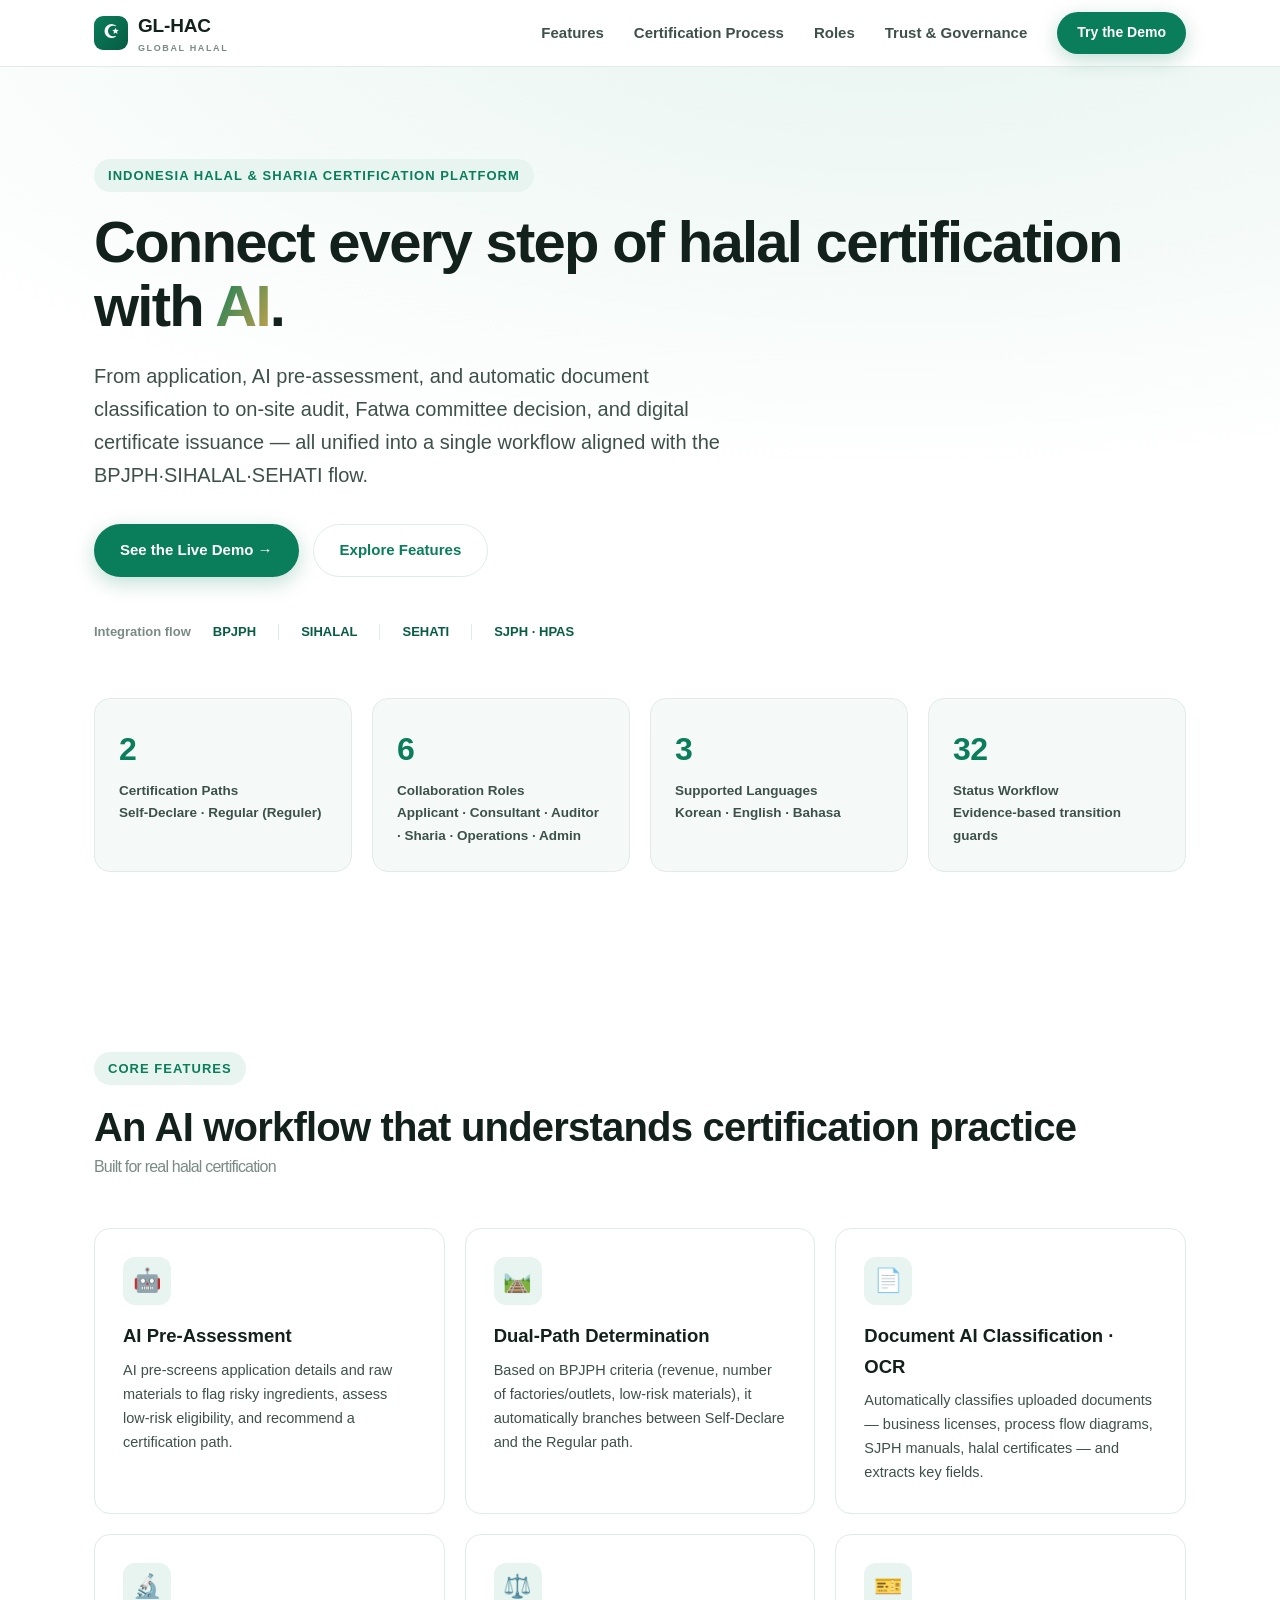
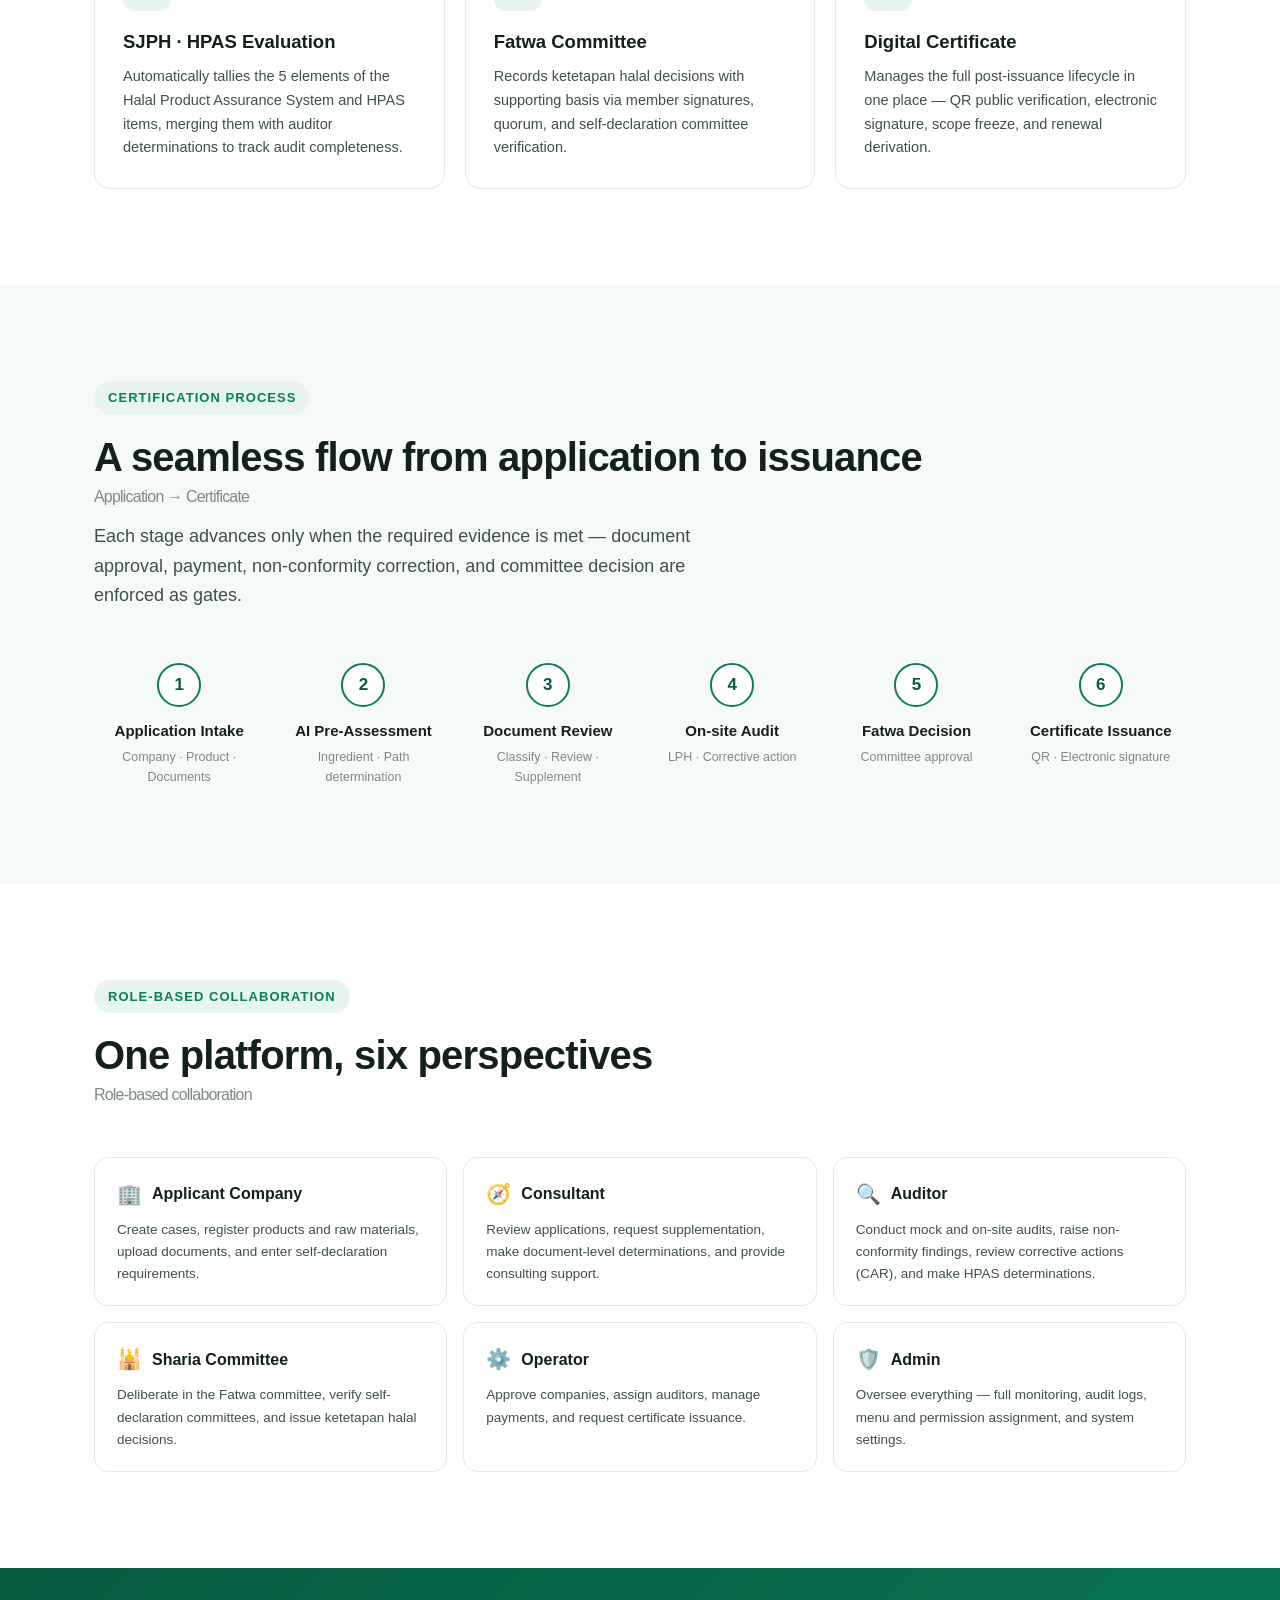
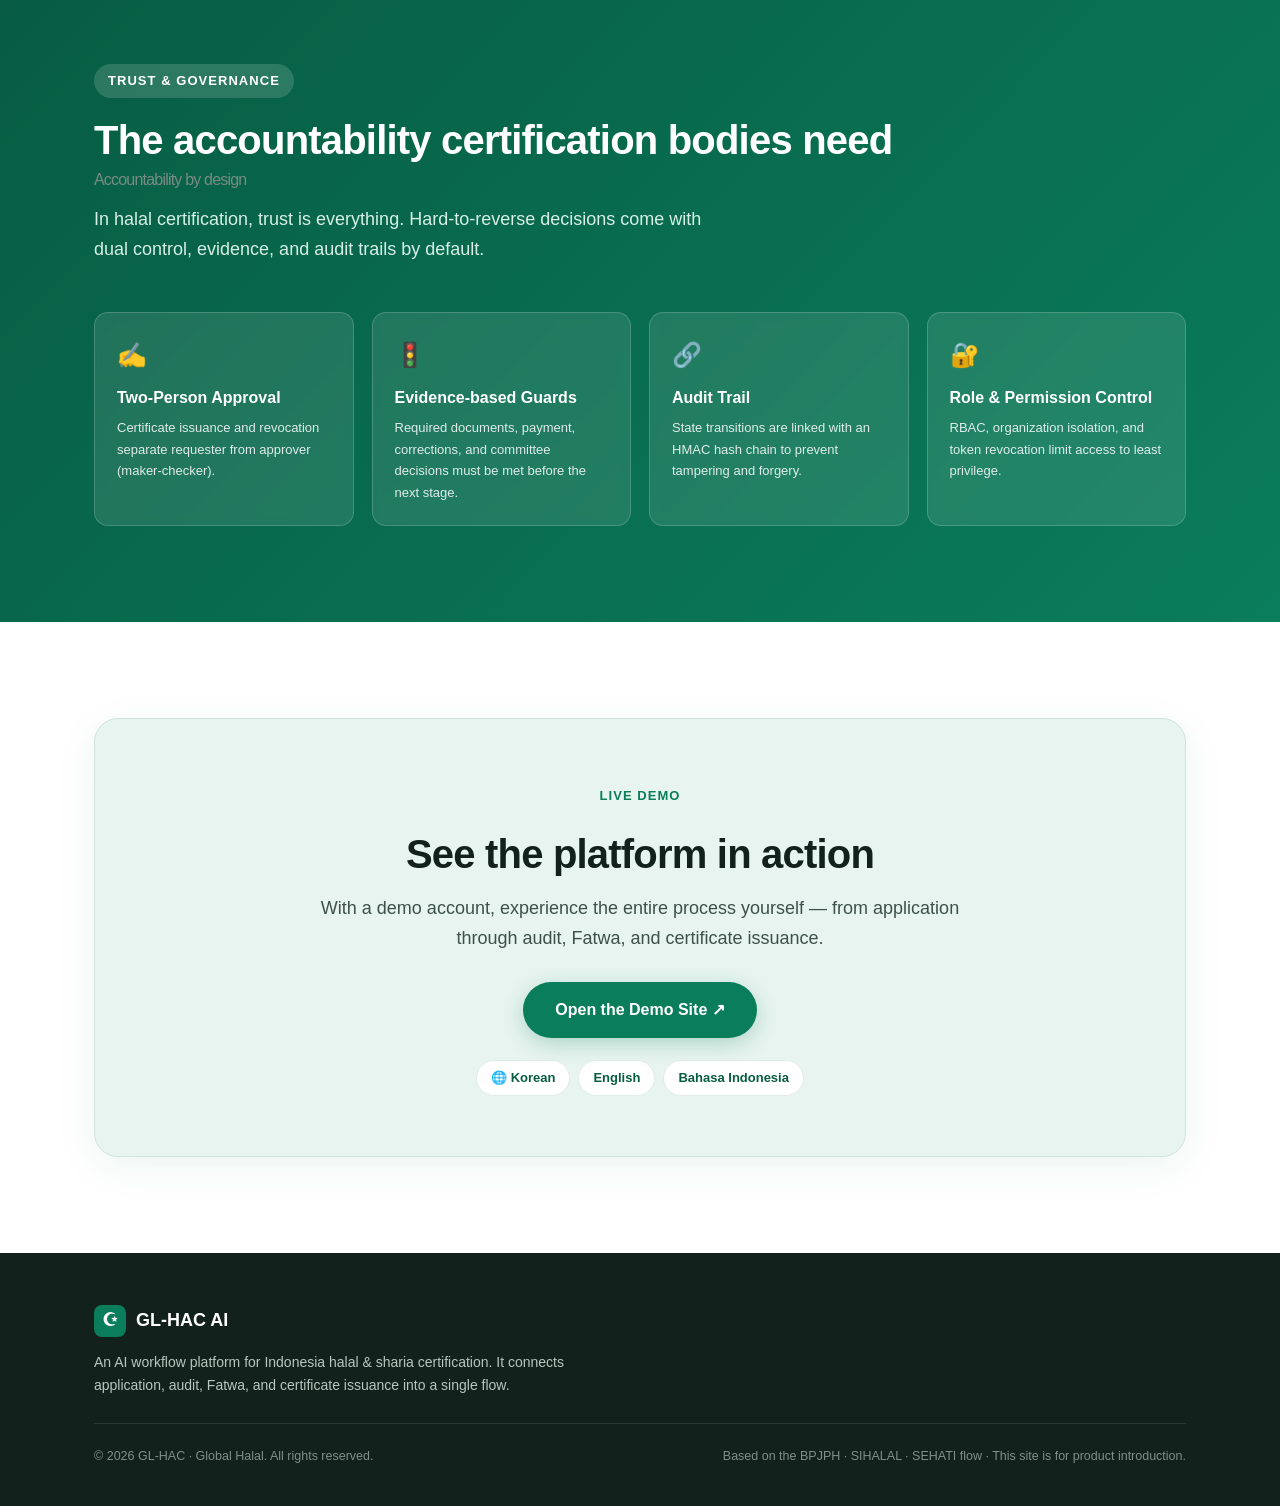
<file: marketing/index.html>
<!DOCTYPE html>
<html lang="en">
<head>
<meta charset="UTF-8">
<meta name="viewport" content="width=device-width, initial-scale=1.0">
<title>GL-HAC AI · Indonesia Halal &amp; Sharia Certification Platform</title>
<meta name="description" content="GL-HAC AI — From AI pre-assessment to Fatwa committee decision and digital certificate issuance. Indonesia halal certification SaaS aligned with the BPJPH·SIHALAL·SEHATI flow.">
<style>
  :root{
    --green:#0a7d5a; --green-d:#075c42; --green-l:#e7f4ef;
    --gold:#c8a24a; --ink:#12211b; --ink2:#3d514a; --ink3:#7a8b84;
    --line:#e2ebe7; --bg:#ffffff; --bg2:#f5faf8; --radius:16px;
    --shadow:0 10px 40px rgba(10,125,90,.08);
  }
  *{margin:0;padding:0;box-sizing:border-box}
  html{scroll-behavior:smooth}
  body{font-family:-apple-system,BlinkMacSystemFont,"Segoe UI",Roboto,"Noto Sans KR",sans-serif;
    color:var(--ink);background:var(--bg);line-height:1.65;-webkit-font-smoothing:antialiased}
  a{text-decoration:none;color:inherit}
  .wrap{max-width:1140px;margin:0 auto;padding:0 24px}
  .btn{display:inline-flex;align-items:center;gap:8px;padding:13px 26px;border-radius:999px;
    font-weight:700;font-size:15px;cursor:pointer;transition:.2s;border:none}
  .btn.pri{background:var(--green);color:#fff;box-shadow:0 6px 20px rgba(10,125,90,.25)}
  .btn.pri:hover{background:var(--green-d);transform:translateY(-2px)}
  .btn.ghost{background:#fff;color:var(--green);border:1.5px solid var(--line)}
  .btn.ghost:hover{border-color:var(--green);background:var(--green-l)}
  .en{color:var(--ink3);font-weight:500}
  .eyebrow{display:inline-block;font-size:13px;font-weight:800;letter-spacing:.08em;
    text-transform:uppercase;color:var(--green);background:var(--green-l);
    padding:6px 14px;border-radius:999px;margin-bottom:18px}
  section{padding:96px 0}
  h2{font-size:clamp(28px,4vw,40px);font-weight:800;letter-spacing:-.02em;line-height:1.2}
  h2 .en{display:block;font-size:16px;margin-top:6px}
  .lead{font-size:18px;color:var(--ink2);max-width:640px;margin-top:16px}

  /* ── Nav ── */
  header{position:sticky;top:0;z-index:50;background:rgba(255,255,255,.85);
    backdrop-filter:saturate(180%) blur(12px);border-bottom:1px solid var(--line)}
  nav{display:flex;align-items:center;justify-content:space-between;height:66px}
  .brand{display:flex;align-items:center;gap:10px;font-weight:800;font-size:19px;letter-spacing:-.01em}
  .brand .shield{width:34px;height:34px;border-radius:9px;background:linear-gradient(135deg,var(--green),var(--green-d));
    color:#fff;display:grid;place-items:center;font-size:18px}
  .brand small{display:block;font-size:9px;font-weight:700;letter-spacing:.18em;color:var(--ink3)}
  .navlinks{display:flex;gap:30px;align-items:center;font-size:15px;font-weight:600;color:var(--ink2)}
  .navlinks a:hover{color:var(--green)}
  @media(max-width:820px){.navlinks{display:none}}

  /* ── Hero ── */
  .hero{background:radial-gradient(1200px 500px at 70% -10%,var(--green-l),transparent),var(--bg);
    padding:92px 0 84px;position:relative;overflow:hidden}
  .hero h1{font-size:clamp(34px,5.6vw,58px);font-weight:850;letter-spacing:-.03em;line-height:1.1}
  .hero h1 .hl{background:linear-gradient(120deg,var(--green),var(--gold));
    -webkit-background-clip:text;background-clip:text;-webkit-text-fill-color:transparent}
  .hero .lead{font-size:20px;margin:22px 0 32px}
  .hero-cta{display:flex;gap:14px;flex-wrap:wrap}
  .trust{display:flex;gap:22px;flex-wrap:wrap;margin-top:44px;align-items:center;color:var(--ink3);font-size:13px;font-weight:700}
  .trust b{color:var(--green-d)}
  .trust .sep{width:1px;height:16px;background:var(--line)}

  /* ── Stat strip ── */
  .stats{display:grid;grid-template-columns:repeat(4,1fr);gap:20px;margin-top:56px}
  .stat{background:var(--bg2);border:1px solid var(--line);border-radius:var(--radius);padding:24px}
  .stat .n{font-size:32px;font-weight:850;color:var(--green);letter-spacing:-.02em}
  .stat .l{font-size:13.5px;color:var(--ink2);margin-top:4px;font-weight:600}
  @media(max-width:720px){.stats{grid-template-columns:repeat(2,1fr)}}

  /* ── Feature grid ── */
  .grid3{display:grid;grid-template-columns:repeat(3,1fr);gap:20px;margin-top:52px}
  @media(max-width:900px){.grid3{grid-template-columns:1fr 1fr}}
  @media(max-width:620px){.grid3{grid-template-columns:1fr}}
  .card{background:#fff;border:1px solid var(--line);border-radius:var(--radius);padding:28px;
    transition:.22s;box-shadow:0 1px 2px rgba(0,0,0,.02)}
  .card:hover{box-shadow:var(--shadow);transform:translateY(-4px);border-color:#cfe4dc}
  .card .ic{width:48px;height:48px;border-radius:12px;background:var(--green-l);color:var(--green-d);
    display:grid;place-items:center;font-size:23px;margin-bottom:16px}
  .card h3{font-size:18.5px;font-weight:750;margin-bottom:7px}
  .card p{font-size:14.5px;color:var(--ink2)}

  /* ── Process ── */
  .proc{background:var(--bg2)}
  .steps{display:grid;grid-template-columns:repeat(6,1fr);gap:14px;margin-top:52px}
  @media(max-width:900px){.steps{grid-template-columns:repeat(3,1fr)}}
  @media(max-width:560px){.steps{grid-template-columns:1fr 1fr}}
  .step{text-align:center;position:relative}
  .step .num{width:44px;height:44px;margin:0 auto 12px;border-radius:50%;
    background:#fff;border:2px solid var(--green);color:var(--green-d);
    display:grid;place-items:center;font-weight:850;font-size:17px}
  .step h4{font-size:15px;font-weight:750}
  .step p{font-size:12.5px;color:var(--ink3);margin-top:3px}

  /* ── Roles ── */
  .roles{display:grid;grid-template-columns:repeat(3,1fr);gap:16px;margin-top:52px}
  @media(max-width:820px){.roles{grid-template-columns:1fr 1fr}}
  @media(max-width:520px){.roles{grid-template-columns:1fr}}
  .role{border:1px solid var(--line);border-radius:14px;padding:20px 22px;background:#fff}
  .role .rt{display:flex;align-items:center;gap:10px;font-weight:750;font-size:16px}
  .role .rt span{font-size:20px}
  .role p{font-size:13.5px;color:var(--ink2);margin-top:8px}

  /* ── Governance ── */
  .gov{background:linear-gradient(135deg,var(--green-d),var(--green));color:#fff}
  .gov h2,.gov .lead{color:#fff}
  .gov .lead{color:#d7efe6;opacity:.92}
  .gov-grid{display:grid;grid-template-columns:repeat(4,1fr);gap:18px;margin-top:48px}
  @media(max-width:820px){.gov-grid{grid-template-columns:1fr 1fr}}
  .gov-item{background:rgba(255,255,255,.1);border:1px solid rgba(255,255,255,.18);
    border-radius:14px;padding:22px;backdrop-filter:blur(4px)}
  .gov-item .ic{font-size:24px;margin-bottom:10px}
  .gov-item h4{font-size:16px;font-weight:750}
  .gov-item p{font-size:13px;opacity:.86;margin-top:6px}

  /* ── CTA ── */
  .cta{text-align:center}
  .cta .box{background:var(--green-l);border:1px solid #cfe4dc;border-radius:24px;
    padding:60px 32px;box-shadow:var(--shadow)}
  .langpills{display:flex;gap:8px;justify-content:center;margin-top:22px;flex-wrap:wrap}
  .langpills span{font-size:13px;font-weight:700;color:var(--green-d);
    background:#fff;border:1px solid var(--line);padding:6px 14px;border-radius:999px}

  /* ── Footer ── */
  footer{background:var(--ink);color:#b7c7c0;padding:52px 0 40px;font-size:14px}
  footer .fbrand{display:flex;align-items:center;gap:10px;font-weight:800;color:#fff;font-size:18px;margin-bottom:14px}
  footer .fbrand .shield{width:32px;height:32px;border-radius:8px;background:var(--green);
    color:#fff;display:grid;place-items:center}
  footer a:hover{color:#fff}
  .fnote{margin-top:26px;padding-top:22px;border-top:1px solid rgba(255,255,255,.1);
    font-size:12.5px;color:#7f9089;display:flex;justify-content:space-between;flex-wrap:wrap;gap:10px}

  /* reveal */
  .reveal{opacity:0;transform:translateY(24px);transition:opacity .7s cubic-bezier(.2,.7,.2,1),transform .7s cubic-bezier(.2,.7,.2,1)}
  .reveal.in{opacity:1;transform:none}
</style>
</head>
<body>

<header>
  <nav class="wrap">
    <div class="brand"><span class="shield">☪</span><span>GL-HAC<small>GLOBAL HALAL</small></span></div>
    <div class="navlinks">
      <a href="#features">Features</a>
      <a href="#process">Certification Process</a>
      <a href="#roles">Roles</a>
      <a href="#governance">Trust &amp; Governance</a>
      <a href="#demo" class="btn pri" style="padding:9px 20px;font-size:14px">Try the Demo</a>
    </div>
  </nav>
</header>

<!-- Hero -->
<section class="hero">
  <div class="wrap">
    <span class="eyebrow reveal">Indonesia Halal &amp; Sharia Certification Platform</span>
    <h1 class="reveal">Connect every step of halal certification<br>with <span class="hl">AI</span>.</h1>
    <p class="lead reveal">From application, AI pre-assessment, and automatic document classification to on-site audit,
      Fatwa committee decision, and digital certificate issuance —
      all unified into a single workflow aligned with the BPJPH·SIHALAL·SEHATI flow.</p>
    <div class="hero-cta reveal">
      <a href="#demo" class="btn pri">See the Live Demo →</a>
      <a href="#features" class="btn ghost">Explore Features</a>
    </div>
    <div class="trust reveal">
      <span>Integration flow</span>
      <b>BPJPH</b><span class="sep"></span><b>SIHALAL</b><span class="sep"></span><b>SEHATI</b>
      <span class="sep"></span><b>SJPH · HPAS</b>
    </div>
    <div class="stats reveal">
      <div class="stat"><div class="n">2</div><div class="l">Certification Paths<br>Self-Declare · Regular (Reguler)</div></div>
      <div class="stat"><div class="n">6</div><div class="l">Collaboration Roles<br>Applicant · Consultant · Auditor · Sharia · Operations · Admin</div></div>
      <div class="stat"><div class="n">3</div><div class="l">Supported Languages<br>Korean · English · Bahasa</div></div>
      <div class="stat"><div class="n">32</div><div class="l">Status Workflow<br>Evidence-based transition guards</div></div>
    </div>
  </div>
</section>

<!-- Features -->
<section id="features">
  <div class="wrap">
    <span class="eyebrow reveal">Core Features</span>
    <h2 class="reveal">An AI workflow that understands certification practice <span class="en">Built for real halal certification</span></h2>
    <div class="grid3">
      <div class="card reveal"><div class="ic">🤖</div><h3>AI Pre-Assessment</h3>
        <p>AI pre-screens application details and raw materials to flag risky ingredients, assess low-risk eligibility, and recommend a certification path.</p></div>
      <div class="card reveal"><div class="ic">🛤️</div><h3>Dual-Path Determination</h3>
        <p>Based on BPJPH criteria (revenue, number of factories/outlets, low-risk materials), it automatically branches between Self-Declare and the Regular path.</p></div>
      <div class="card reveal"><div class="ic">📄</div><h3>Document AI Classification · OCR</h3>
        <p>Automatically classifies uploaded documents — business licenses, process flow diagrams, SJPH manuals, halal certificates — and extracts key fields.</p></div>
      <div class="card reveal"><div class="ic">🔬</div><h3>SJPH · HPAS Evaluation</h3>
        <p>Automatically tallies the 5 elements of the Halal Product Assurance System and HPAS items, merging them with auditor determinations to track audit completeness.</p></div>
      <div class="card reveal"><div class="ic">⚖️</div><h3>Fatwa Committee</h3>
        <p>Records ketetapan halal decisions with supporting basis via member signatures, quorum, and self-declaration committee verification.</p></div>
      <div class="card reveal"><div class="ic">🎫</div><h3>Digital Certificate</h3>
        <p>Manages the full post-issuance lifecycle in one place — QR public verification, electronic signature, scope freeze, and renewal derivation.</p></div>
    </div>
  </div>
</section>

<!-- Process -->
<section id="process" class="proc">
  <div class="wrap">
    <span class="eyebrow reveal">Certification Process</span>
    <h2 class="reveal">A seamless flow from application to issuance <span class="en">Application → Certificate</span></h2>
    <p class="lead reveal">Each stage advances only when the required evidence is met — document approval, payment, non-conformity correction, and committee decision are enforced as gates.</p>
    <div class="steps">
      <div class="step reveal"><div class="num">1</div><h4>Application Intake</h4><p>Company · Product · Documents</p></div>
      <div class="step reveal"><div class="num">2</div><h4>AI Pre-Assessment</h4><p>Ingredient · Path determination</p></div>
      <div class="step reveal"><div class="num">3</div><h4>Document Review</h4><p>Classify · Review · Supplement</p></div>
      <div class="step reveal"><div class="num">4</div><h4>On-site Audit</h4><p>LPH · Corrective action</p></div>
      <div class="step reveal"><div class="num">5</div><h4>Fatwa Decision</h4><p>Committee approval</p></div>
      <div class="step reveal"><div class="num">6</div><h4>Certificate Issuance</h4><p>QR · Electronic signature</p></div>
    </div>
  </div>
</section>

<!-- Roles -->
<section id="roles">
  <div class="wrap">
    <span class="eyebrow reveal">Role-based Collaboration</span>
    <h2 class="reveal">One platform, six perspectives <span class="en">Role-based collaboration</span></h2>
    <div class="roles">
      <div class="role reveal"><div class="rt"><span>🏢</span>Applicant Company</div><p>Create cases, register products and raw materials, upload documents, and enter self-declaration requirements.</p></div>
      <div class="role reveal"><div class="rt"><span>🧭</span>Consultant</div><p>Review applications, request supplementation, make document-level determinations, and provide consulting support.</p></div>
      <div class="role reveal"><div class="rt"><span>🔍</span>Auditor</div><p>Conduct mock and on-site audits, raise non-conformity findings, review corrective actions (CAR), and make HPAS determinations.</p></div>
      <div class="role reveal"><div class="rt"><span>🕌</span>Sharia Committee</div><p>Deliberate in the Fatwa committee, verify self-declaration committees, and issue ketetapan halal decisions.</p></div>
      <div class="role reveal"><div class="rt"><span>⚙️</span>Operator</div><p>Approve companies, assign auditors, manage payments, and request certificate issuance.</p></div>
      <div class="role reveal"><div class="rt"><span>🛡️</span>Admin</div><p>Oversee everything — full monitoring, audit logs, menu and permission assignment, and system settings.</p></div>
    </div>
  </div>
</section>

<!-- Governance -->
<section id="governance" class="gov">
  <div class="wrap">
    <span class="eyebrow reveal" style="background:rgba(255,255,255,.15);color:#fff">Trust &amp; Governance</span>
    <h2 class="reveal">The accountability certification bodies need <span class="en">Accountability by design</span></h2>
    <p class="lead reveal">In halal certification, trust is everything. Hard-to-reverse decisions come with dual control, evidence, and audit trails by default.</p>
    <div class="gov-grid">
      <div class="gov-item reveal"><div class="ic">✍️</div><h4>Two-Person Approval</h4><p>Certificate issuance and revocation separate requester from approver (maker-checker).</p></div>
      <div class="gov-item reveal"><div class="ic">🚦</div><h4>Evidence-based Guards</h4><p>Required documents, payment, corrections, and committee decisions must be met before the next stage.</p></div>
      <div class="gov-item reveal"><div class="ic">🔗</div><h4>Audit Trail</h4><p>State transitions are linked with an HMAC hash chain to prevent tampering and forgery.</p></div>
      <div class="gov-item reveal"><div class="ic">🔐</div><h4>Role &amp; Permission Control</h4><p>RBAC, organization isolation, and token revocation limit access to least privilege.</p></div>
    </div>
  </div>
</section>

<!-- CTA / Demo -->
<section id="demo" class="cta">
  <div class="wrap">
    <div class="box reveal">
      <span class="eyebrow">Live Demo</span>
      <h2>See the platform in action</h2>
      <p class="lead" style="margin:16px auto 28px">With a demo account, experience the entire process yourself — from application through audit, Fatwa, and certificate issuance.</p>
      <a href="https://glhac-ai-v3.ngrok-free.dev/" target="_blank" rel="noopener" class="btn pri" style="font-size:16px;padding:15px 32px">Open the Demo Site ↗</a>
      <div class="langpills"><span>🌐 Korean</span><span>English</span><span>Bahasa Indonesia</span></div>
    </div>
  </div>
</section>

<footer>
  <div class="wrap">
    <div class="fbrand"><span class="shield">☪</span>GL-HAC AI</div>
    <p style="max-width:520px">An AI workflow platform for Indonesia halal &amp; sharia certification.
      It connects application, audit, Fatwa, and certificate issuance into a single flow.</p>
    <div class="fnote">
      <span>© 2026 GL-HAC · Global Halal. All rights reserved.</span>
      <span>Based on the BPJPH · SIHALAL · SEHATI flow · This site is for product introduction.</span>
    </div>
  </div>
</footer>

<script>
  // scroll reveal
  const io=new IntersectionObserver((es)=>{es.forEach(e=>{if(e.isIntersecting){e.target.classList.add('in');io.unobserve(e.target);}});},{threshold:.14});
  document.querySelectorAll('.reveal').forEach((el,i)=>{el.style.transitionDelay=(Math.min(i%6,5)*60)+'ms';io.observe(el);});
</script>
</body>
</html>
</file>
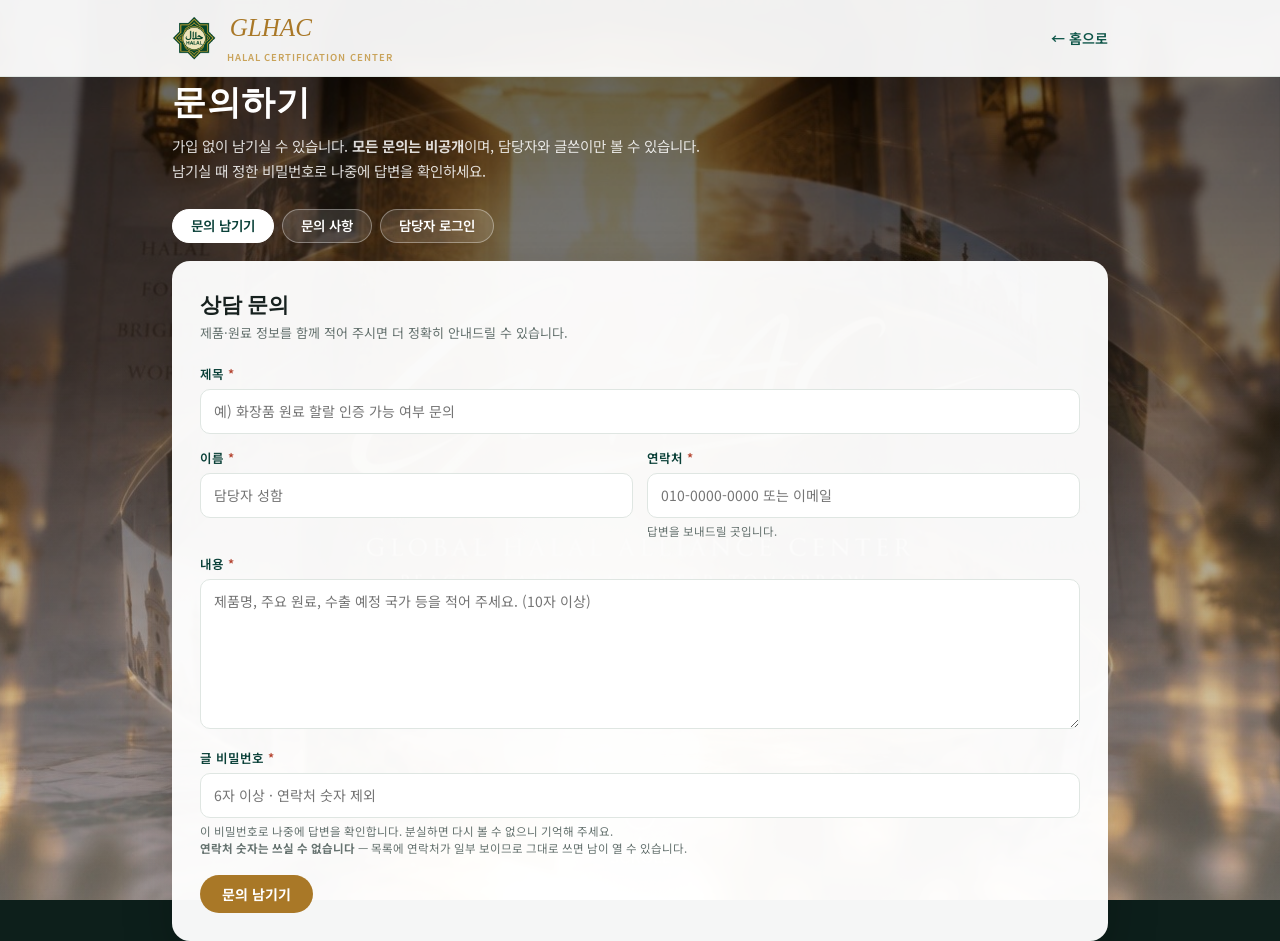
<file: homepage/board/index.html>
<!doctype html>
<html lang="ko">
<head>
<meta charset="utf-8">
<meta name="viewport" content="width=device-width, initial-scale=1.0">
<title>문의하기 · GLHAC 지엘할랄인증센터</title>
<meta name="description" content="할랄 인증 상담 문의 — 가입 없이 남기고 비밀번호로 확인하세요.">
<link rel="preconnect" href="https://fonts.googleapis.com">
<link rel="preconnect" href="https://fonts.gstatic.com" crossorigin>
<link href="https://fonts.googleapis.com/css2?family=Noto+Sans+KR:wght@400;500;600;700;800&family=Playfair+Display:wght@600;700&display=swap" rel="stylesheet">
<style>
/* 본 사이트와 같은 팔레트 — 별도 페이지지만 같은 사이트로 보여야 한다 */
:root{--green-950:#062f29;--green-900:#0a4038;--green-800:#0e5548;--green-700:#14715c;
  --ivory:#f8f5ec;--gold:#a97827;--gold-soft:#c9a35a;--text:#17211f;--muted:#65726f;
  --line:#dfe6e2;--radius:18px}
*{box-sizing:border-box}
body{margin:0;font-family:'Noto Sans KR',sans-serif;color:var(--text);background:#0d1f1b}
body::before{content:"";position:fixed;inset:0;z-index:-2;
  background:url("../intro/photo.jpg") center/cover no-repeat}
body::after{content:"";position:fixed;inset:0;z-index:-1;
  background:linear-gradient(180deg,rgba(0,0,0,.62) 0%,rgba(0,0,0,.5) 40%,rgba(255,255,255,.35) 100%)}
a{color:inherit}
.wrap{max-width:980px;margin:0 auto;padding:0 22px}

header{background:rgba(255,255,255,.94);backdrop-filter:blur(6px);
  border-bottom:1px solid var(--line);position:sticky;top:0;z-index:20}
.nav{display:flex;align-items:center;gap:16px;height:76px}
.logo{display:flex;align-items:center;gap:10px;text-decoration:none}
.logo img{height:44px}
.logo .hand{height:32px}
.logo .hand text{font-family:'Snell Roundhand','Apple Chancery','Segoe Script','Brush Script MT',cursive;
  font-style:italic;font-size:180px;fill:var(--gold)}
.logo small{display:block;font-size:9.5px;letter-spacing:.1em;color:var(--gold-soft);font-weight:600}
.nav-sp{flex:1}
.nav a.home{font-weight:600;font-size:14px;color:var(--green-800);text-decoration:none}

main{padding:44px 0 80px}
h1{font-family:'Playfair Display',Georgia,serif;color:#fff;margin:0 0 8px;font-size:34px;letter-spacing:.02em}
.lead{color:rgba(255,255,255,.84);margin:0 0 26px;font-size:14.5px;line-height:1.7}
.ref{display:inline-block;margin-bottom:22px;padding:7px 14px;border-radius:999px;
  background:rgba(169,120,39,.9);color:#fff;font-size:13px;font-weight:600}

.tabs{display:flex;gap:8px;margin-bottom:18px;flex-wrap:wrap}
.tab{padding:9px 18px;border-radius:999px;border:1px solid rgba(255,255,255,.35);
  background:rgba(255,255,255,.12);color:#fff;font:600 13.5px/1 'Noto Sans KR';cursor:pointer}
.tab.on{background:#fff;color:var(--green-900);border-color:#fff}

.card{background:rgba(255,255,255,.96);border-radius:var(--radius);padding:28px;
  box-shadow:0 20px 50px rgba(0,0,0,.22)}
.card h2{font-family:'Playfair Display',Georgia,serif;margin:0 0 4px;font-size:21px}
.card .sub{color:var(--muted);font-size:13px;margin:0 0 20px;line-height:1.6}
.field{margin-bottom:14px}
label{display:block;font-size:12.5px;font-weight:600;margin-bottom:6px;color:var(--green-900)}
label .req{color:#b4432f}
input,textarea,select{width:100%;padding:11px 13px;border:1px solid var(--line);
  border-radius:10px;font:14px/1.5 'Noto Sans KR',sans-serif;background:#fff;color:var(--text)}
textarea{min-height:150px;resize:vertical}
input:focus,textarea:focus{outline:2px solid var(--gold-soft);outline-offset:-1px;border-color:transparent}
.hint{font-size:11.5px;color:var(--muted);margin-top:5px;line-height:1.5}
.row{display:grid;grid-template-columns:1fr 1fr;gap:14px}
.btn{display:inline-block;padding:12px 22px;border:0;border-radius:999px;cursor:pointer;
  font:700 14px/1 'Noto Sans KR',sans-serif;background:var(--gold);color:#fff}
.btn:hover{background:var(--gold-soft)}
.btn.ghost{background:transparent;color:var(--green-800);border:1px solid var(--line)}
.btnrow{display:flex;gap:10px;align-items:center;margin-top:18px;flex-wrap:wrap}

.msg{margin-top:16px;padding:13px 16px;border-radius:12px;font-size:13.5px;line-height:1.6;display:none}
.msg.ok{display:block;background:#eaf6f0;color:#0e5548;border:1px solid #bfe3d2}
.msg.bad{display:block;background:#fdecea;color:#93261a;border:1px solid #f5c6c0}
.msg b{display:block;margin-bottom:4px}

.post{border:1px solid var(--line);border-radius:14px;padding:18px;margin-bottom:12px;background:#fff}
.post h3{margin:0 0 6px;font-size:15.5px}
.post .meta{font-size:12px;color:var(--muted);display:flex;gap:12px;flex-wrap:wrap}
.badge{display:inline-block;padding:3px 10px;border-radius:999px;font-size:11px;font-weight:700}
.badge.open{background:#fdf1dc;color:#8a5a12}
.badge.answered{background:#e7f4ec;color:#136b46}
.badge.closed{background:#eceff0;color:#5d6b68}
.body{white-space:pre-wrap;line-height:1.75;font-size:14px;margin:14px 0 0}
.reply{border-left:3px solid var(--gold-soft);background:var(--ivory);
  padding:14px 16px;border-radius:0 12px 12px 0;margin-top:12px}
.reply .who{font-size:11.5px;color:var(--muted);margin-bottom:6px}
.qr{display:flex;gap:22px;align-items:center;flex-wrap:wrap}
.qr img{width:190px;height:190px;background:#fff;border-radius:12px;padding:8px;border:1px solid var(--line)}
.mono{font-family:ui-monospace,SFMono-Regular,Menlo,monospace;font-size:15px;font-weight:700;color:var(--green-900)}
.hide{display:none}
.pager{display:flex;gap:6px;align-items:center;justify-content:center;margin-top:14px;flex-wrap:wrap}
.pager button{padding:7px 13px;font-size:13px}
.pager .now{font-size:12.5px;color:var(--muted);padding:0 6px}
.srch{display:flex;gap:8px;margin-bottom:14px}
.srch input{flex:1}
.rthread{margin-left:34px;border-left-color:var(--line)}
.rhead{display:flex;gap:8px;align-items:center;flex-wrap:wrap;margin-bottom:6px}
.who2{font-size:11.5px;color:var(--muted)}
.mine{background:#eef6f1;border-left-color:var(--green-700)}
.rbtns{display:flex;gap:6px;margin-top:8px}
.rbtns button{padding:5px 11px;font-size:12px}
.edited{font-size:11px;color:var(--muted)}
.plist{list-style:none;margin:0;padding:0}
.plist li{border:1px solid var(--line);border-radius:12px;margin-bottom:8px;overflow:hidden}
.plist button{width:100%;display:flex;gap:12px;align-items:center;text-align:left;
  padding:14px 16px;border:0;background:#fff;cursor:pointer;font:inherit}
.plist button:hover{background:var(--ivory)}
.plist .t{flex:1;font-weight:600;font-size:14.5px}
.plist .d{color:var(--muted);font-size:12px;white-space:nowrap}
.plist .badge{margin-left:4px}
.lock{color:var(--gold);font-size:15px}
.picked{padding:12px 14px;border:1px solid var(--line);border-radius:10px;background:var(--ivory);font-weight:600}
.empty{padding:26px 18px;text-align:center;color:var(--muted);font-size:13.5px;line-height:1.8;
  border:1px dashed var(--line);border-radius:12px}
@media (max-width:640px){.row{grid-template-columns:1fr}h1{font-size:26px}.card{padding:22px}}
</style>
</head>
<body>
<header><div class="wrap nav">
  <a class="logo" href="../">
    <img src="../GLHAC_emblem.svg" alt="GLHAC">
    <span>
      <svg class="hand" viewBox="0 0 1000 230" aria-label="GLHAC"><text x="20" y="166">GLHAC</text></svg>
      <small>HALAL CERTIFICATION CENTER</small>
    </span>
  </a>
  <span class="nav-sp"></span>
  <a class="home" href="../">← 홈으로</a>
</div></header>

<main class="wrap">
  <h1>문의하기</h1>
  <p class="lead">가입 없이 남기실 수 있습니다. <b>모든 문의는 비공개</b>이며, 담당자와 글쓴이만 볼 수 있습니다.<br>
     남기실 때 정한 비밀번호로 나중에 답변을 확인하세요.</p>
  <div id="refBadge" class="ref hide"></div>

  <div class="tabs">
    <button class="tab on" data-tab="write">문의 남기기</button>
    <button class="tab" data-tab="check">문의 사항</button>
    <button class="tab" data-tab="staff">담당자 로그인</button>
  </div>

  <!-- ① 작성 -->
  <section id="tab-write" class="card">
    <h2>상담 문의</h2>
    <p class="sub">제품·원료 정보를 함께 적어 주시면 더 정확히 안내드릴 수 있습니다.</p>
    <div class="field"><label>제목 <span class="req">*</span></label><input id="w-title" maxlength="120" placeholder="예) 화장품 원료 할랄 인증 가능 여부 문의"></div>
    <div class="row">
      <div class="field"><label>이름 <span class="req">*</span></label><input id="w-name" maxlength="40" placeholder="담당자 성함"></div>
      <div class="field"><label>연락처 <span class="req">*</span></label><input id="w-contact" maxlength="80" placeholder="010-0000-0000 또는 이메일">
        <div class="hint">답변을 보내드릴 곳입니다.</div></div>
    </div>
    <div class="field"><label>내용 <span class="req">*</span></label><textarea id="w-body" placeholder="제품명, 주요 원료, 수출 예정 국가 등을 적어 주세요. (10자 이상)"></textarea></div>
    <div class="field"><label>글 비밀번호 <span class="req">*</span></label><input id="w-pw" type="password" maxlength="40" placeholder="6자 이상 · 연락처 숫자 제외">
      <div class="hint">이 비밀번호로 나중에 답변을 확인합니다. 분실하면 다시 볼 수 없으니 기억해 주세요.<br><b>연락처 숫자는 쓰실 수 없습니다</b> — 목록에 연락처가 일부 보이므로 그대로 쓰면 남이 열 수 있습니다.</div></div>
    <div class="btnrow"><button class="btn" id="w-submit">문의 남기기</button></div>
    <div class="msg" id="w-msg"></div>
  </section>

  <!-- ② 확인 -->
  <section id="tab-check" class="card hide">
    <h2>문의 사항</h2>
    <p class="sub">남겨 주신 문의 목록입니다. <b>내용은 비밀번호를 아는 분만</b> 보실 수 있습니다.<br>다른 기기에서 남기셨다면 연락처로 찾으세요.</p>
    <div id="c-list"></div>
    <div id="c-form" class="hide">
      <div class="field"><label>선택한 글</label><div id="c-picked" class="picked"></div></div>
      <div class="field"><label>비밀번호</label><input id="c-pw" type="password" placeholder="글 작성 시 정한 비밀번호"></div>
      <div class="btnrow"><button class="btn" id="c-submit">답변 보기</button>
        <button class="btn ghost" id="c-back">목록으로</button></div>
    </div>
    <div id="c-manual" class="hide">
      <div class="field"><label>연락처</label>
        <div class="srch"><input id="c-contact" placeholder="문의할 때 적으신 연락처">
          <button class="btn" id="c-find">검색</button></div>
        <div class="hint">다른 기기에서 남기셨다면 연락처로 찾으세요. <b>내용은 비밀번호를 넣어야</b> 보입니다.</div></div>
      <div id="c-found"></div>
      <div class="field"><label>또는 글번호</label><input id="c-id" placeholder="예) 20260912-00001">
        <div class="hint">연락처로 찾으셨다면 비워 두세요.</div></div>
    </div>
    <div class="msg" id="c-msg"></div>
    <div id="c-view"></div>
  </section>

  <!-- ③ 담당자 -->
  <section id="tab-staff" class="card hide">
    <div id="s-login">
      <h2>담당자 로그인</h2>
      <p class="sub">컨설턴트·오디터 등 담당자만 문의를 확인하고 답변할 수 있습니다.</p>
      <div class="row">
        <div class="field"><label>아이디</label><input id="s-user" autocomplete="username"></div>
        <div class="field"><label>비밀번호</label><input id="s-pw" type="password" autocomplete="current-password"></div>
      </div>
      <div class="btnrow"><button class="btn" id="s-submit">로그인</button></div>
      <div class="msg" id="s-msg"></div>
    </div>
    <div id="s-panel" class="hide">
      <h2>문의 목록 <span id="s-who" style="font-size:13px;color:var(--muted);font-weight:400"></span></h2>
      <div class="srch">
        <input id="s-q" placeholder="제목·내용·이름·연락처·영업코드로 검색">
        <button class="btn" id="s-go">검색</button>
        <button class="btn ghost" id="s-clear">지우기</button>
      </div>
      <div class="btnrow" style="margin-top:0">
        <button class="btn ghost" id="s-all">전체</button>
        <button class="btn ghost" id="s-mine">내 담당</button>
        <button class="btn ghost" id="s-qr">내 QR</button>
        <span class="nav-sp"></span>
        <button class="btn ghost" id="s-app">인증 시스템 열기 →</button>
        <button class="btn ghost" id="s-out">로그아웃</button>
      </div>
      <div id="s-qrbox" class="hide" style="margin-top:18px"></div>
      <div id="s-list" style="margin-top:18px"></div>
    </div>
  </section>
</main>

<script>
/* 홈페이지(glhac.com)에서 AI 시스템(glhac.co.kr)의 API 를 부른다 — 서로 다른 도메인이라
   서버에 CORS 허용이 있어야 한다(GLHAC_CORS_ORIGINS). */
/* 배포처마다 다르다(운영 glhac.co.kr · 로컬 테스트 127.0.0.1). 페이지보다 먼저 실행되는
   곳에서 window.GLHAC_API_BASE 를 정하면 그걸 쓴다 — 주소를 코드에 박지 않는다. */
var API_BASE = (window.GLHAC_API_BASE || "https://glhac.co.kr").replace(/\/+$/,"");
var TK = "glhac_home_token";          // 홈페이지 전용 보관소(AI 시스템과 별개 도메인)
var RTK = "glhac_home_refresh";       // 리프레시 토큰 보관소(토큰 갱신용)

function $(id){ return document.getElementById(id); }
function tok(){ try{ return localStorage.getItem(TK)||""; }catch(e){ return ""; } }

async function api(path, opt){
  opt = opt||{};
  var hdr = Object.assign({"Content-Type":"application/json"}, opt.headers||{});
  if(tok()) hdr.Authorization = "Bearer "+tok();
  opt.headers = hdr;
  var r = await fetch(API_BASE+path, opt);
  var j = await r.json().catch(function(){ return {}; });
  // 401 권한없음 — 토큰 만료시 리프레시 시도
  if(r.status === 401 && tok() && path!=="/auth/login" && path!=="/auth/refresh"){
    if(await tryRefresh()){
      // 리프레시 성공 — 새 토큰으로 같은 요청 다시
      opt.headers = Object.assign({"Content-Type":"application/json"}, opt.headers||{});
      if(tok()) opt.headers.Authorization = "Bearer "+tok();
      r = await fetch(API_BASE+path, opt);
      j = await r.json().catch(function(){ return {}; });
    }else{
      // 리프레시 실패 — 세션 만료
      sessionExpired();
      throw {code:"SESSION_EXPIRED", message:"세션이 만료되었습니다. 다시 로그인해 주세요."};
    }
  }
  if(!r.ok) throw (j && j.detail) ? j.detail : {code:"ERROR"};
  return j;
}
/* 서버가 422 를 {code, field, message} 로 내려 준다 — 사유를 그대로 보여 준다 */
function emsg(e){ if(!e) return "";
  if(e.message) return e.field ? (e.field+": "+e.message) : e.message;
  return e.code||""; }
function show(el, ok, html){ el.className = "msg " + (ok?"ok":"bad"); el.innerHTML = html; }
function esc(s){ return String(s==null?"":s).replace(/[&<>"]/g, function(c){
  return {"&":"&amp;","<":"&lt;",">":"&gt;",'"':"&quot;"}[c]; }); }

/* 리프레시 토큰으로 새 액세스 토큰 발급 시도 */
async function tryRefresh(){
  try{
    var rtk = localStorage.getItem(RTK)||"";
    if(!rtk) return false;
    var r = await fetch(API_BASE+"/auth/refresh", {method:"POST", headers:{"Content-Type":"application/json"},
                                                     body:JSON.stringify({refresh_token:rtk})});
    var j = await r.json().catch(function(){ return {}; });
    if(r.ok && j.token){
      localStorage.setItem(TK, j.token);
      return true;
    }
  }catch(e){}
  return false;
}

/* 세션 만료 처리 — 로컬스토리지 정리 후 로그인 화면으로 */
function sessionExpired(){
  try{ localStorage.removeItem(TK); }catch(e){}
  try{ localStorage.removeItem(RTK); }catch(e){}
  try{ localStorage.removeItem("glhac_home_role"); }catch(e){}
  try{ localStorage.removeItem("glhac_home_user"); }catch(e){}
  staffUI(false);
  var sl = $("s-list"), sq = $("s-qrbox");
  if(sl) sl.innerHTML = "";
  if(sq) sq.innerHTML = "";
  var sm = $("s-msg");
  if(sm) show(sm, false, "<b>세션이 만료되었습니다.</b> 다시 로그인해 주세요.");
}

/* ── QR 로 들어온 경우: ?ref=코드 를 기억한다.
   주소창에서 지워도 세션 동안 유지되게 sessionStorage 에 둔다. */
var REF = (function(){
  // 문의 귀속도 **현재 URL의 ?ref 만** 쓴다 — 저장분(sessionStorage) 되살림 금지.
  // ?ref 없이 들어온 문의에 옛 담당이 붙으면 안 된다(홈페이지가 문의 링크에 ?ref 를 실어준다).
  var m = location.search.match(/[?&]ref=([A-Za-z0-9\-]+)/);
  return m ? m[1].toUpperCase() : "";
})();
if(REF){
  api("/invites/"+encodeURIComponent(REF)+"/check").then(function(r){
    if(r.valid){ $("refBadge").textContent = "담당 " + (r.consultant||"영업 담당자") + " 연결됨";
                 $("refBadge").classList.remove("hide"); }
  }).catch(function(){});
}

/* ── 탭 ── */
document.querySelectorAll(".tab").forEach(function(b){
  b.onclick = function(){
    document.querySelectorAll(".tab").forEach(function(x){ x.classList.remove("on"); });
    b.classList.add("on");
    ["write","check","staff"].forEach(function(t){
      $("tab-"+t).classList.toggle("hide", t !== b.dataset.tab); });
  };
});

/* ── ① 문의 남기기 ── */
$("w-submit").onclick = async function(){
  var btn = this; btn.disabled = true;
  try{
    var r = await api("/board/posts", {method:"POST", body: JSON.stringify({
      title:$("w-title").value, body:$("w-body").value, author_name:$("w-name").value,
      contact:$("w-contact").value, password:$("w-pw").value, ref: REF||null })});
    remember(r.post_no || r.post_id, $("w-title").value);
    show($("w-msg"), true,
      "<b>접수되었습니다.</b>글번호 <span class='mono' id='w-pid'>"+esc(r.post_no || r.post_id)+"</span> " +
      "<button class='btn ghost' style='padding:5px 12px;font-size:12px' onclick=\"copyPid()\">복사</button><br>" +
      "이 번호와 비밀번호로 <b>문의 사항</b> 탭에서 답변을 보실 수 있습니다. " +
      "이 브라우저에는 기억해 두었으니 비밀번호만 넣으셔도 됩니다." +
      (r.assigned ? "<br>담당 영업자에게 전달되었습니다." : ""));
    ["w-title","w-body","w-name","w-contact","w-pw"].forEach(function(i){ $(i).value=""; });
  }catch(e){ show($("w-msg"), false, "<b>등록하지 못했습니다.</b>"+esc(emsg(e))); }
  btn.disabled = false;
};

/* 글번호는 32자리다 — 받아적게 하면 안 된다. 복사 버튼을 주고, 이 브라우저에도
   기억해 둔다(비밀번호는 절대 저장하지 않는다 — 남의 PC 일 수 있다). */
function remember(id, title){
  try{
    var a = JSON.parse(localStorage.getItem("glhac_my_posts")||"[]");
    a.unshift({id:id, title:title||"", at:new Date().toISOString().slice(0,10)});
    localStorage.setItem("glhac_my_posts", JSON.stringify(a.slice(0,10)));
  }catch(e){}
  renderRecent();
}
function copyPid(){
  var t = ($("w-pid")||{}).textContent||"";
  if(navigator.clipboard) navigator.clipboard.writeText(t);
  else { var i=document.createElement("input"); i.value=t; document.body.appendChild(i);
         i.select(); document.execCommand("copy"); i.remove(); }
}
/* 문의 사항 목록.
   제목과 마스킹한 연락처까지만 보인다 — 내용은 비밀번호를 아는 사람만 연다.
   이 브라우저에서 남긴 글은 위에 따로 모아 준다(자기 글을 바로 찾게). */
var PUBLIC_ROWS = [];
/* 문의 사항 목록.
   제목과 **가운데를 가린 연락처**까지만 보인다 — 내용은 비밀번호를 아는 사람만 연다.
   내 글도 같은 줄에 그리되 표시만 다르게 한다(전에는 내 글만 따로 그려서
   연락처 열이 비었다). */
function rowHtml(x, mine){
  var st = {open:"접수", answered:"답변완료", closed:"종료"}[x.status] || "";
  return "<li><button onclick=\"pickPost('"+esc(x.post_id)+"')\">" +
    "<span class='lock'>"+(mine?"📝":"🔒")+"</span>" +
    (x.post_no?"<span class='d mono' style='font-size:11.5px'>"+esc(x.post_no)+"</span>":"") +
    "<span class='t'>"+esc(x.title||"(제목 없음)")+"</span>" +
    (x.contact_masked?"<span class='d'>"+esc(x.contact_masked)+"</span>":"") +
    "<span class='d'>"+esc(String(x.created_at||"").slice(0,10))+"</span>" +
    (st?"<span class='badge "+esc(x.status)+"'>"+esc(st)+"</span>":"") + "</button></li>";
}
async function renderRecent(){
  var box = $("c-list");
  var mineIds = {};
  myPosts().forEach(function(x){ mineIds[x.id]=1; });
  var meta = {page:1,pages:1,total:0};
  try{
    var res = await api("/board/public?page="+PUB_PAGE+"&size=10");
    PUBLIC_ROWS = res.items || [];
    meta = res;
  }catch(e){ PUBLIC_ROWS = []; }
  if(!PUBLIC_ROWS.length){
    box.innerHTML = "<div class='empty'>아직 남겨진 문의가 없습니다.<br>첫 문의를 남겨 보세요.</div>" +
      "<div class='btnrow'><button class='btn ghost' onclick='manualMode()'>연락처로 찾기</button></div>";
    return;
  }
  var mine = PUBLIC_ROWS.filter(function(x){ return mineIds[x.post_id]; });
  var rest = PUBLIC_ROWS.filter(function(x){ return !mineIds[x.post_id]; });
  var html = "";
  if(mine.length){
    html += "<label>이 브라우저에서 남기신 문의</label><ul class='plist'>" +
      mine.map(function(x){ return rowHtml(x, true); }).join("") + "</ul>";
  }
  if(rest.length){
    // '전체 문의'라고 적어 두었는데 내 글은 위로 빼서 여기엔 없었다 — 이름이 사실과 달랐다.
    html += "<label style='margin-top:14px;display:block'>다른 분들의 문의</label><ul class='plist'>" +
      rest.map(function(x){ return rowHtml(x, false); }).join("") + "</ul>";
  }
  html += pagerHtml(meta, "goPubPage");
  html += "<div class='btnrow'><button class='btn ghost' onclick='manualMode()'>연락처로 찾기</button></div>";
  box.innerHTML = html;
}
var PUB_PAGE = 1;
window.goPubPage = function(n){ PUB_PAGE = n; renderRecent(); };
/* 쪽 이동 — 총 몇 쪽인지 보여야 어디쯤인지 안다 */
function pagerHtml(m, fn){
  if(!m) return "";
  var cur = m.page||1, last = m.pages||1;
  // 쪽이 하나여도 버튼을 그린다. 전에는 통째로 감췄더니 '페이징이 안 붙었다'고
  // 보였다(실측: 5건이라 1쪽). 넘길 곳이 없으면 이전·다음만 흐리게 둔다.
  var out = "<div class='pager'>";
  out += "<button class='btn ghost' "+(cur<=1?"disabled":"")+" onclick='"+fn+"("+(cur-1)+")'>이전</button>";
  var from = Math.max(1, cur-2), to = Math.min(last, from+4);
  from = Math.max(1, Math.min(from, to-4));
  for(var i=from;i<=to;i++)
    out += "<button class='btn "+(i===cur?"":"ghost")+"' onclick='"+fn+"("+i+")'>"+i+"</button>";
  out += "<button class='btn ghost' "+(cur>=last?"disabled":"")+" onclick='"+fn+"("+(cur+1)+")'>다음</button>";
  out += "<span class='now'>"+cur+" / "+last+"쪽 · 총 "+(m.total||0)+"건</span></div>";
  return out;
}
function myPosts(){ try{ return JSON.parse(localStorage.getItem("glhac_my_posts")||"[]"); }catch(e){ return []; } }

/* 목록에서 고르면 비밀번호만 받는다 — 32자리 글번호를 사람이 옮겨적게 하지 않는다.
   다른 기기에서 남긴 글은 이 브라우저가 모르므로 글번호 입력으로 빠진다. */
var PICKED="";
window.pickPost = function(id){
  var t = (myPosts().filter(function(x){return x.id===id})[0]||{}).title || id;
  PICKED = id;
  $("c-picked").textContent = t;
  $("c-list").classList.add("hide");
  $("c-manual").classList.add("hide");
  $("c-form").classList.remove("hide");
  $("c-msg").className="msg"; $("c-view").innerHTML="";
  $("c-pw").value=""; $("c-pw").focus();
};
window.manualMode = function(){
  PICKED="";
  $("c-picked").textContent = "글번호로 찾기";
  $("c-list").classList.add("hide");
  $("c-manual").classList.remove("hide");
  $("c-form").classList.remove("hide");
  $("c-msg").className="msg"; $("c-view").innerHTML="";
  $("c-id").value=""; $("c-id").focus();
};
function backToList(){
  PICKED="";
  if($("c-found")) $("c-found").innerHTML="";
  $("c-form").classList.add("hide");
  $("c-manual").classList.add("hide");
  $("c-list").classList.remove("hide");
  $("c-msg").className="msg"; $("c-view").innerHTML="";
  renderRecent();
}
function remember(id, title){
  try{
    var a = myPosts();
    a.unshift({id:id, title:title||"", at:new Date().toISOString().slice(0,10)});
    localStorage.setItem("glhac_my_posts", JSON.stringify(a.slice(0,20)));
  }catch(e){}
  renderRecent();
}
function copyPid(){
  var t = ($("w-pid")||{}).textContent||"";
  if(navigator.clipboard) navigator.clipboard.writeText(t);
  else { var i=document.createElement("input"); i.value=t; document.body.appendChild(i);
         i.select(); document.execCommand("copy"); i.remove(); }
}
renderRecent();

/* ── ② 내 문의 확인 ── */
/* 답글 한 개 — 대댓글은 한 단 들여쓴다. 내가 쓴 글이면 수정 단추를 준다. */
function replyHtml(r, pid, editable){
  var mine = r.is_author;
  return "<div class='reply"+(r.parent_reply_id?" rthread":"")+(mine?" mine":"")+"' id='r-"+esc(r.reply_id)+"'>"+
    "<div class='rhead'><b class='who2'>"+esc(mine ? (r.author_name||"작성자") : "GLHAC 담당자")+"</b>"+
    "<span class='who2'>"+esc(String(r.created_at).slice(0,16))+"</span>"+
    (r.edited_at?"<span class='edited'>(수정됨)</span>":"")+"</div>"+
    "<div class='rbody'>"+esc(r.body).replace(/\n/g,"<br>")+"</div>"+
    "<div class='rbtns'>"+
      (r.parent_reply_id?"":"<button class='btn ghost' onclick=\"replyTo('"+esc(pid)+"','"+esc(r.reply_id)+"')\">답글</button>")+
      (mine&&editable?"<button class='btn ghost' onclick=\"editReply('"+esc(pid)+"','"+esc(r.reply_id)+"')\">수정</button>":"")+
    "</div><div id='rf-"+esc(r.reply_id)+"'></div></div>";
}
function renderPost(p){
  var list = p.replies||[];
  // 대댓글이 부모 바로 밑에 오도록 정렬한다 — 시간순으로만 두면 섞인다
  var tops = list.filter(function(r){ return !r.parent_reply_id; });
  var reps = tops.map(function(t){
    return replyHtml(t, p.post_id, true) +
      list.filter(function(k){ return k.parent_reply_id===t.reply_id; })
          .map(function(k){ return replyHtml(k, p.post_id, true); }).join("");
  }).join("");
  var extra = "<div class='btnrow' style='margin-top:16px'>"+
    "<button class='btn' onclick=\"replyTo('"+esc(p.post_id)+"','')\">추가 질문</button>"+
    "<button class='btn ghost' onclick=\"editPost('"+esc(p.post_id)+"')\">내 글 수정</button></div>"+
    "<div id='pf-"+esc(p.post_id)+"'></div>";
  return "<div class='post' style='margin-top:18px'><h3>"+esc(p.title)+
    " <span class='badge "+esc(p.status)+"'>"+({open:"접수",answered:"답변완료",closed:"종료"}[p.status]||p.status)+"</span></h3>"+
    "<div class='meta'><span>"+esc(p.author_name)+"</span><span>"+esc(p.contact)+"</span>"+
    "<span>"+esc(String(p.created_at).slice(0,16))+"</span></div>"+
    "<div class='body'>"+esc(p.body)+"</div>"+
    (reps || "<div class='hint' style='margin-top:14px'>아직 답변이 등록되지 않았습니다.</div>")+
    extra+"</div>";
}

/* 글쓴이의 되묻기·수정 — 비밀번호는 저장하지 않으므로 그때그때 받는다 */
var LAST_PW = "";
function askPw(){
  if(LAST_PW) return LAST_PW;
  var v = prompt("글 비밀번호를 입력하세요");
  return v || "";
}
window.replyTo = function(pid, parent){
  var box = $(parent ? ("rf-"+parent) : ("pf-"+pid));
  if(!box) return;
  if(box.innerHTML){ box.innerHTML=""; return; }
  box.innerHTML = "<div class='field' style='margin-top:10px'><label>"+
    (parent?"답글":"추가 질문")+"</label><textarea id='ta-"+esc(parent||pid)+"' rows='3'></textarea></div>"+
    "<div class='btnrow'><button class='btn' onclick=\"sendMyReply('"+esc(pid)+"','"+esc(parent)+"')\">등록</button>"+
    "<button class='btn ghost' onclick=\"replyTo('"+esc(pid)+"','"+esc(parent)+"')\">취소</button></div>";
  $("ta-"+(parent||pid)).focus();
};
window.sendMyReply = async function(pid, parent){
  var t = $("ta-"+(parent||pid));
  if(!t || !t.value.trim()){ alert("내용을 입력하세요"); return; }
  var pw = askPw(); if(!pw) return;
  try{
    await api("/board/posts/"+encodeURIComponent(pid)+"/replies", {method:"POST",
      body: JSON.stringify({body:t.value, password:pw, parent_reply_id: parent||null})});
    LAST_PW = pw;
    reopen(pid, pw);
  }catch(e){ LAST_PW=""; alert("등록 실패 · "+emsg(e)); }
};
window.editReply = function(pid, rid){
  var box = $("rf-"+rid);
  var cur = document.querySelector("#r-"+CSS.escape(rid)+" .rbody");
  if(box.innerHTML){ box.innerHTML=""; return; }
  box.innerHTML = "<div class='field' style='margin-top:10px'><label>수정</label>"+
    "<textarea id='te-"+esc(rid)+"' rows='3'></textarea></div>"+
    "<div class='btnrow'><button class='btn' onclick=\"saveReply('"+esc(pid)+"','"+esc(rid)+"')\">저장</button>"+
    "<button class='btn ghost' onclick=\"editReply('"+esc(pid)+"','"+esc(rid)+"')\">취소</button></div>";
  $("te-"+rid).value = cur ? cur.innerText : "";
};
window.saveReply = async function(pid, rid){
  var pw = askPw(); if(!pw) return;
  try{
    await api("/board/posts/"+encodeURIComponent(pid)+"/replies/"+encodeURIComponent(rid),
      {method:"PATCH", body: JSON.stringify({body:$("te-"+rid).value, password:pw})});
    LAST_PW = pw; reopen(pid, pw);
  }catch(e){ LAST_PW=""; alert("수정 실패 · "+emsg(e)); }
};
window.editPost = function(pid){
  var box = $("pf-"+pid);
  if(box.innerHTML){ box.innerHTML=""; return; }
  var p = LAST_POST || {};
  box.innerHTML = "<div class='card' style='margin-top:12px;box-shadow:none;border:1px solid var(--line)'>"+
    "<div class='field'><label>제목</label><input id='ep-title' value='"+esc(p.title||"")+"'></div>"+
    "<div class='field'><label>내용</label><textarea id='ep-body' rows='5'>"+esc(p.body||"")+"</textarea></div>"+
    "<div class='field'><label>연락처</label><input id='ep-contact' value='"+esc(p.contact||"")+"'></div>"+
    "<div class='btnrow'><button class='btn' onclick=\"savePost('"+esc(pid)+"')\">저장</button>"+
    "<button class='btn ghost' onclick=\"editPost('"+esc(pid)+"')\">취소</button></div></div>";
};
window.savePost = async function(pid){
  var pw = askPw(); if(!pw) return;
  try{
    await api("/board/posts/"+encodeURIComponent(pid)+"/edit", {method:"POST",
      body: JSON.stringify({password:pw, title:$("ep-title").value,
        body:$("ep-body").value, contact:$("ep-contact").value})});
    LAST_PW = pw; reopen(pid, pw);
  }catch(e){ LAST_PW=""; alert("수정 실패 · "+emsg(e)); }
};
var LAST_POST = null;
async function reopen(pid, pw){
  try{
    var p = await api("/board/posts/"+encodeURIComponent(pid)+"/open",
                      {method:"POST", body: JSON.stringify({password:pw})});
    LAST_POST = p; $("c-view").innerHTML = renderPost(p);
  }catch(e){ alert(emsg(e)); }
}
/* 연락처 검색 — 비밀번호 없이 '어떤 글이 있는지'까지만 보여 준다.
   전에는 비밀번호를 같이 넣어야만 동작해서, 비번이 기억나지 않으면 아무것도 못 했다. */
$("c-find").onclick = async function(){
  var contact = $("c-contact").value.trim();
  if(!contact){ show($("c-msg"), false, "<b>연락처를 입력해 주세요.</b>"); return; }
  $("c-msg").className = "msg";
  try{
    var rows = await api("/board/find", {method:"POST", body: JSON.stringify({contact:contact})});
    $("c-found").innerHTML = "<label>찾은 문의 "+rows.length+"건 — 고른 뒤 비밀번호를 넣으세요</label>"+
      "<ul class='plist'>"+rows.map(function(x){
        var st={open:"접수",answered:"답변완료",closed:"종료"}[x.status]||"";
        return "<li><button onclick=\"pickFound('"+esc(x.post_id)+"')\">"+
          "<span class='lock'>🔒</span>"+
          (x.post_no?"<span class='d mono' style='font-size:11.5px'>"+esc(x.post_no)+"</span>":"")+
          "<span class='t'>"+esc(x.title||"(제목 없음)")+"</span>"+
          "<span class='d'>"+esc(String(x.created_at).slice(0,10))+"</span>"+
          "<span class='badge "+esc(x.status)+"'>"+esc(st)+"</span></button></li>";
      }).join("")+"</ul>";
  }catch(e){
    $("c-found").innerHTML = "";
    show($("c-msg"), false, "<b>찾지 못했습니다.</b>"+esc(emsg(e)));
  }
};
window.pickFound = function(id){
  PICKED = id;
  var row = (PUBLIC_ROWS||[]).filter(function(x){ return x.post_id===id; })[0];
  $("c-picked").textContent = "선택한 글 · " + ((row && row.post_no) || id.slice(0,8));
  $("c-id").value = "";
  $("c-found").querySelectorAll("button").forEach(function(b){ b.style.background=""; });
  $("c-pw").focus();
  show($("c-msg"), true, "<b>글을 골랐습니다.</b>비밀번호를 넣고 <b>답변 보기</b>를 누르세요.");
};
$("c-contact").addEventListener("keydown", function(e){ if(e.key==="Enter") $("c-find").click(); });
$("c-back").onclick = backToList;
$("c-pw").addEventListener("keydown", function(e){ if(e.key==="Enter") $("c-submit").click(); });
$("c-submit").onclick = async function(){
  var id = PICKED || $("c-id").value.trim();
  var contact = ($("c-contact") ? $("c-contact").value.trim() : "");
  // 글번호를 모르면 연락처로 찾는다 — 32자리를 옮겨적게 하지 않는다
  if(!id && contact){
    try{
      var found = await api("/board/find", {method:"POST",
        body: JSON.stringify({contact:contact, password:$("c-pw").value})});
      found.forEach(function(f){
        if(!myPosts().some(function(x){ return x.id===f.post_id; }))
          remember(f.post_id, f.title);
      });
      if(found.length === 1){ id = found[0].post_id; }
      else {
        show($("c-msg"), true, "<b>"+found.length+"건을 찾았습니다.</b>목록에서 골라 주세요.");
        backToList(); return;
      }
    }catch(e){ show($("c-msg"), false, "<b>찾지 못했습니다.</b>"+esc(emsg(e))); return; }
  }
  if(!id){ show($("c-msg"), false, "<b>연락처나 글번호를 입력해 주세요.</b>"); return; }
  try{
    var p = await api("/board/posts/"+encodeURIComponent(id)+"/open",
                      {method:"POST", body: JSON.stringify({password:$("c-pw").value})});
    // 글번호로 찾아 들어온 글도 다음부터는 목록에 보이게 기억한다
    if(!PICKED && !myPosts().some(function(x){return x.id===id})) remember(id, p.title);
    LAST_POST = p; LAST_PW = $("c-pw").value;
    $("c-msg").className="msg"; $("c-view").innerHTML = renderPost(p);
  }catch(e){ $("c-view").innerHTML=""; show($("c-msg"), false, "<b>확인하지 못했습니다.</b>"+esc(emsg(e))); }
};

/* ── ③ 담당자 ── */
var S_MINE=false, S_PAGE=1;
async function loadList(mine){
  S_MINE = !!mine;
  try{
    var kw = ($("s-q").value||"").trim();
    var qs = [];
    if(mine) qs.push("mine=true");
    if(kw) qs.push("q="+encodeURIComponent(kw));
    qs.push("page="+S_PAGE); qs.push("size=20");
    var res = await api("/board/posts?"+qs.join("&"));
    var rows = res.items || [];
    $("s-list").innerHTML = rows.length ? rows.map(function(r){
      return "<div class='post'><h3>"+esc(r.title)+" <span class='badge "+esc(r.status)+"'>"+
        ({open:"접수",answered:"답변완료",closed:"종료"}[r.status]||r.status)+"</span></h3>"+
        "<div class='meta'><span>"+esc(r.author_name)+"</span><span>"+esc(r.contact)+"</span>"+
        (r.ref_code?"<span>영업 "+esc(r.ref_code)+"</span>":"")+
        "<span>답변 "+r.reply_count+"</span><span>"+esc(String(r.created_at).slice(0,16))+"</span></div>"+
        "<div class='btnrow' style='margin-top:12px'><button class='btn ghost' onclick=\"openPost('"+esc(r.post_id)+"')\">열기</button></div>"+
        "<div id='d-"+esc(r.post_id)+"'></div></div>";
    }).join("") + pagerHtml(res, "goStaffPage")
      : "<div class='card'>"+(($("s-q").value||"").trim()?"검색 결과가 없습니다.":"문의가 없습니다.")+"</div>";
  }catch(e){ $("s-list").innerHTML = "<div class='msg bad' style='display:block'>"+esc(emsg(e))+"</div>"; }
}
function staffReplyHtml(r, pid){
  var mine = r.is_author;
  return "<div class='reply"+(r.parent_reply_id?" rthread":"")+(mine?" mine":"")+"' id='sr-"+esc(r.reply_id)+"'>"+
    "<div class='rhead'><b class='who2'>"+esc(mine?(r.author_name||"작성자"):(r.author_role||"담당자"))+"</b>"+
    "<span class='who2'>"+esc(String(r.created_at).slice(0,16))+"</span>"+
    (r.edited_at?"<span class='edited'>(수정됨)</span>":"")+"</div>"+
    "<div class='rbody'>"+esc(r.body).replace(/\n/g,"<br>")+"</div>"+
    "<div class='rbtns'>"+
      (r.parent_reply_id?"":"<button class='btn ghost' onclick=\"sReplyTo('"+esc(pid)+"','"+esc(r.reply_id)+"')\">답글</button>")+
      (mine?"":"<button class='btn ghost' onclick=\"sEditReply('"+esc(pid)+"','"+esc(r.reply_id)+"')\">수정</button>")+
    "</div><div id='sf-"+esc(r.reply_id)+"'></div></div>";
}
window.openPost = async function(id){
  var box = $("d-"+id);
  if(box.innerHTML){ box.innerHTML=""; return; }
  try{
    var p = await api("/board/posts/"+encodeURIComponent(id));
    var list = p.replies||[];
    var tops = list.filter(function(r){ return !r.parent_reply_id; });
    var reps = tops.map(function(t){
      return staffReplyHtml(t,id) + list.filter(function(k){ return k.parent_reply_id===t.reply_id; })
        .map(function(k){ return staffReplyHtml(k,id); }).join("");
    }).join("");
    box.innerHTML = "<div class='body'>"+esc(p.body)+"</div>"+
      (p.edited_at?"<div class='edited'>글 수정됨 · "+esc(String(p.edited_at).slice(0,16))+"</div>":"")+
      reps+
      "<div class='field' style='margin-top:14px'><label>답변</label>"+
      "<textarea id='r-"+esc(id)+"' style='min-height:110px'></textarea></div>"+
      "<div class='btnrow' style='margin-top:8px'><button class='btn' onclick=\"sendReply('"+esc(id)+"')\">답변 등록</button>"+
      "<button class='btn ghost' onclick=\"sEditPost('"+esc(id)+"')\">글 수정</button>"+
      "<button class='btn ghost' onclick=\"setStatus('"+esc(id)+"','closed')\">종료 처리</button></div>"+
      "<div id='sp-"+esc(id)+"'></div>";
    STAFF_POST[id] = p;
  }catch(e){ box.innerHTML = "<div class='msg bad' style='display:block'>"+esc(emsg(e))+"</div>"; }
};
var STAFF_POST = {};
window.sReplyTo = function(pid, parent){
  var box = $("sf-"+parent);
  if(box.innerHTML){ box.innerHTML=""; return; }
  box.innerHTML = "<div class='field' style='margin-top:10px'><label>답글</label>"+
    "<textarea id='sta-"+esc(parent)+"' rows='3'></textarea></div>"+
    "<div class='btnrow'><button class='btn' onclick=\"sSendReply('"+esc(pid)+"','"+esc(parent)+"')\">등록</button>"+
    "<button class='btn ghost' onclick=\"sReplyTo('"+esc(pid)+"','"+esc(parent)+"')\">취소</button></div>";
};
window.sSendReply = async function(pid, parent){
  var t=$("sta-"+parent);
  if(!t||!t.value.trim()){ alert("내용을 입력하세요"); return; }
  try{ await api("/board/posts/"+encodeURIComponent(pid)+"/replies",{method:"POST",
        body: JSON.stringify({body:t.value, parent_reply_id:parent})});
       $("d-"+pid).innerHTML=""; openPost(pid); }
  catch(e){ alert("등록 실패 · "+emsg(e)); }
};
window.sEditReply = function(pid, rid){
  var box=$("sf-"+rid);
  if(box.innerHTML){ box.innerHTML=""; return; }
  var cur=document.querySelector("#sr-"+CSS.escape(rid)+" .rbody");
  box.innerHTML = "<div class='field' style='margin-top:10px'><label>답변 수정</label>"+
    "<textarea id='ste-"+esc(rid)+"' rows='3'></textarea></div>"+
    "<div class='btnrow'><button class='btn' onclick=\"sSaveReply('"+esc(pid)+"','"+esc(rid)+"')\">저장</button>"+
    "<button class='btn ghost' onclick=\"sEditReply('"+esc(pid)+"','"+esc(rid)+"')\">취소</button></div>";
  $("ste-"+rid).value = cur?cur.innerText:"";
};
window.sSaveReply = async function(pid, rid){
  try{ await api("/board/posts/"+encodeURIComponent(pid)+"/replies/"+encodeURIComponent(rid),
        {method:"PATCH", body: JSON.stringify({body:$("ste-"+rid).value})});
       $("d-"+pid).innerHTML=""; openPost(pid); }
  catch(e){ alert("수정 실패 · "+emsg(e)); }
};
window.sEditPost = function(pid){
  var box=$("sp-"+pid);
  if(box.innerHTML){ box.innerHTML=""; return; }
  var p=STAFF_POST[pid]||{};
  box.innerHTML = "<div class='card' style='margin-top:12px;box-shadow:none;border:1px solid var(--line)'>"+
    "<div class='hint'>남의 글을 고치는 것이라 바꾸기 전 내용이 감사기록에 남습니다.</div>"+
    "<div class='field'><label>제목</label><input id='sep-title' value='"+esc(p.title||"")+"'></div>"+
    "<div class='field'><label>내용</label><textarea id='sep-body' rows='5'>"+esc(p.body||"")+"</textarea></div>"+
    "<div class='field'><label>연락처</label><input id='sep-contact' value='"+esc(p.contact||"")+"'></div>"+
    "<div class='btnrow'><button class='btn' onclick=\"sSavePost('"+esc(pid)+"')\">저장</button>"+
    "<button class='btn ghost' onclick=\"sEditPost('"+esc(pid)+"')\">취소</button></div></div>";
};
window.sSavePost = async function(pid){
  try{ await api("/board/posts/"+encodeURIComponent(pid),{method:"PATCH",
        body: JSON.stringify({title:$("sep-title").value, body:$("sep-body").value,
                              contact:$("sep-contact").value})});
       $("d-"+pid).innerHTML=""; openPost(pid); loadList(S_MINE); }
  catch(e){ alert("수정 실패 · "+emsg(e)); }
};
window.sendReply = async function(id){
  var t = $("r-"+id);
  if(!t || !t.value.trim()){ alert("답변 내용을 입력하세요"); return; }
  try{
    await api("/board/posts/"+encodeURIComponent(id)+"/replies",
      {method:"POST", body: JSON.stringify({body:t.value})});
    // 목록만 다시 그리면 열어 둔 글이 닫혀 방금 쓴 답변이 안 보인다 — 그 자리를 다시 채운다
    await loadList(S_MINE);
    $("d-"+id).innerHTML = "";
    await openPost(id);
  }catch(e){ alert("답변 실패 · "+emsg(e)); }
};
window.setStatus = async function(id, st){
  try{ await api("/board/posts/"+encodeURIComponent(id)+"/status",
        {method:"PATCH", body: JSON.stringify({status:st})}); await loadList(S_MINE); }
  catch(e){ alert("변경 실패 · "+emsg(e)); }
};

function staffUI(on, who){
  $("s-login").classList.toggle("hide", on);
  $("s-panel").classList.toggle("hide", !on);
  if(on){ $("s-who").textContent = who?("· "+who):""; loadList(false); }
}
$("s-submit").onclick = async function(){
  try{
    var j = await api("/auth/login", {method:"POST", body: JSON.stringify(
      {username:$("s-user").value, password:$("s-pw").value})});
    localStorage.setItem(TK, j.token);
    if(j.refresh_token) localStorage.setItem(RTK, j.refresh_token);
    localStorage.setItem("glhac_home_role", j.role||"");
    localStorage.setItem("glhac_home_user", j.username||"");
    staffUI(true, (j.username||"")+" · "+(j.role||""));
  }catch(e){ show($("s-msg"), false, "<b>로그인하지 못했습니다.</b>"+esc(emsg(e))); }
};
$("s-out").onclick = function(){
  try{ localStorage.removeItem(TK); }catch(e){}
  try{ localStorage.removeItem(RTK); }catch(e){}
  staffUI(false); $("s-list").innerHTML=""; $("s-qrbox").innerHTML="";
};
$("s-all").onclick  = function(){ S_PAGE=1; loadList(false); };
window.goStaffPage = function(n){ S_PAGE=n; loadList(S_MINE); };
$("s-go").onclick   = function(){ S_PAGE=1; loadList(S_MINE); };
$("s-clear").onclick= function(){ $("s-q").value=""; S_PAGE=1; loadList(S_MINE); };
$("s-q").addEventListener("keydown", function(e){ if(e.key==="Enter"){ S_PAGE=1; loadList(S_MINE); } });
$("s-mine").onclick = function(){ S_PAGE=1; loadList(true); };

/* 내 QR — 영업자가 명함·자료에 쓴다 */
$("s-qr").onclick = async function(){
  var box = $("s-qrbox");
  if(!box.classList.contains("hide")){ box.classList.add("hide"); return; }
  try{
    var info = await api("/consultant/qr/info");
    var svg  = await fetch(API_BASE+"/consultant/qr?fmt=png",
                 {headers:{Authorization:"Bearer "+tok()}}).then(function(r){ return r.blob(); });
    box.innerHTML = "<div class='card qr'><img src='"+URL.createObjectURL(svg)+"' alt='내 QR'>"+
      "<div><div class='hint'>고객이 이 QR 을 찍으면 아래 주소로 이동하고, 남긴 문의가 내 담당으로 붙습니다.</div>"+
      "<p class='mono' style='margin:10px 0'>"+esc(info.code)+"</p>"+
      "<div class='hint'>"+esc(info.url)+"<br>누적 사용 "+info.used_count+"회</div>"+
      "<div class='btnrow'><a class='btn' download='glhac-qr.png' href='"+URL.createObjectURL(svg)+"'>QR 내려받기</a></div>"+
      "</div></div>";
    box.classList.remove("hide");
  }catch(e){ box.innerHTML="<div class='msg bad' style='display:block'>"+esc(emsg(e))+"</div>"; box.classList.remove("hide"); }
};

/* 로그인 상태 그대로 AI 시스템으로 — 다시 로그인시키지 않는다(인계코드) */
$("s-app").onclick = async function(){
  try{ var r = await api("/auth/handoff/issue", {method:"POST", body:"{}"});
       location.href = r.redirect; }
  catch(e){ location.href = API_BASE; }
};

if(tok()){
  staffUI(true, (localStorage.getItem("glhac_home_user")||"")+" · "+(localStorage.getItem("glhac_home_role")||""));
  document.querySelector('.tab[data-tab="staff"]').click();
}
</script>
</body>
</html>
</file>
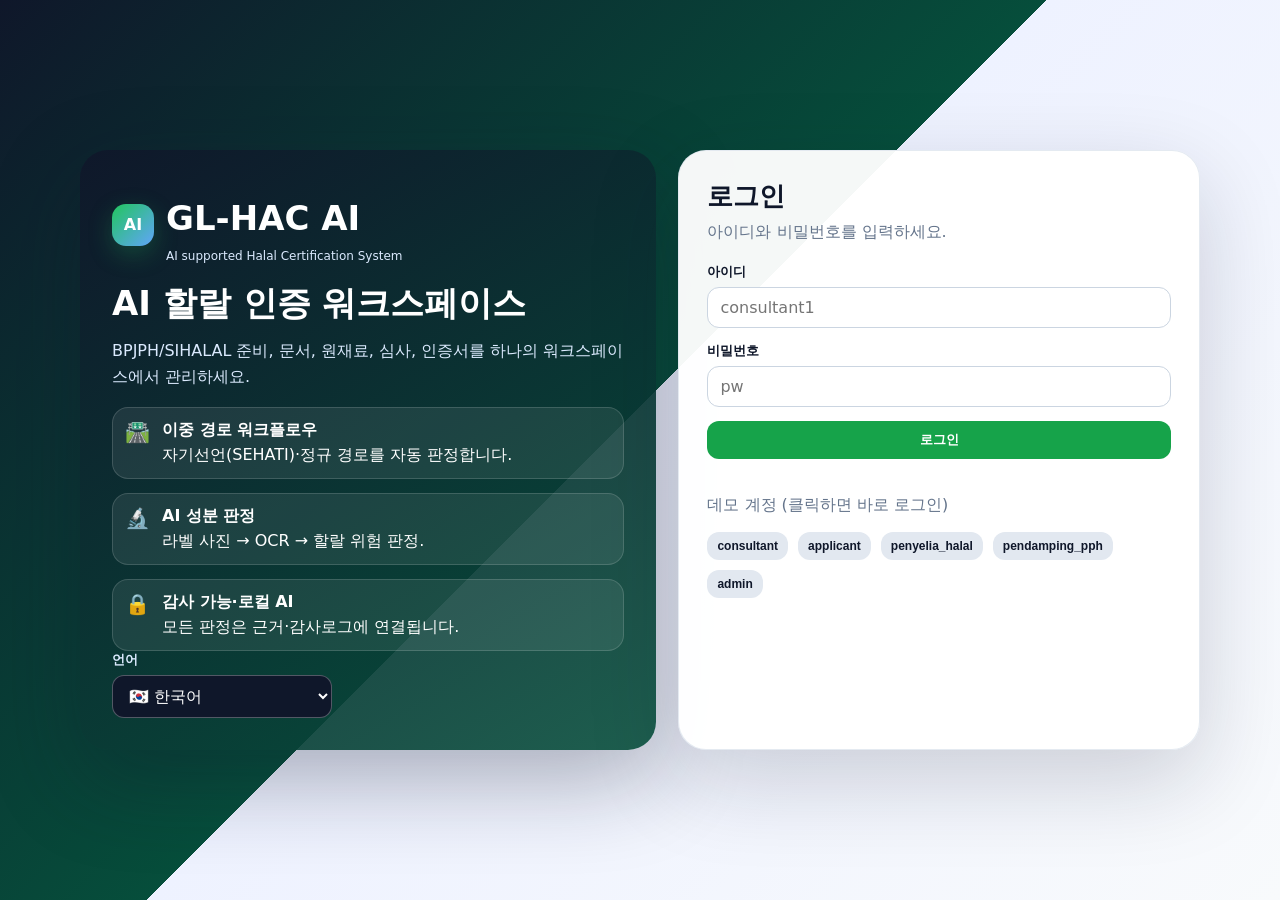
<file: app/static/app_api.html>
<!doctype html>
<html lang="ko">
<head>
<meta charset="utf-8"/>
<meta name="viewport" content="width=device-width, initial-scale=1"/>
<title>GL-HAC AI - AI supported Halal Certification System</title>
<style>
:root{--bg:#0f172a;--panel:#111827;--card:#ffffff;--muted:#64748b;--text:#0f172a;--soft:#f8fafc;--line:#e2e8f0;--green:#16a34a;--amber:#d97706;--red:#dc2626;--blue:#2563eb;--purple:#7c3aed;--shadow:0 20px 45px rgba(15,23,42,.14);--radius:20px}
*{box-sizing:border-box} body{margin:0;font-family:Inter,ui-sans-serif,system-ui,-apple-system,BlinkMacSystemFont,"Segoe UI",Roboto,"Noto Sans KR",sans-serif;background:linear-gradient(135deg,#f8fafc 0%,#eef2ff 100%);color:var(--text)}
.app{display:grid;grid-template-columns:280px minmax(0,1fr);min-height:100vh} aside{background:linear-gradient(180deg,#0f172a,#111827 55%,#064e3b);color:white;padding:24px;position:sticky;top:0;height:100vh;overflow:auto}
.brand{display:flex;align-items:center;gap:12px;margin-bottom:18px}.logo{width:42px;height:42px;border-radius:14px;background:linear-gradient(135deg,#22c55e,#60a5fa);display:grid;place-items:center;font-weight:900;color:white;box-shadow:0 8px 25px rgba(34,197,94,.25)}.brand h1{font-size:16px;line-height:1.15;margin:0}.brand p{margin:2px 0 0;color:#cbd5e1;font-size:12px}
.langbox{margin:0 0 18px;padding:12px;border:1px solid rgba(255,255,255,.14);border-radius:16px;background:rgba(255,255,255,.08)}.langbox label{color:#dbeafe;margin-bottom:8px;display:block;font-weight:800;font-size:13px}.langbox select{background:#0f172a;color:#fff;border:1px solid rgba(255,255,255,.25);border-radius:12px;padding:10px;width:100%}
nav button{width:100%;display:flex;align-items:center;gap:10px;border:0;background:transparent;color:#cbd5e1;padding:12px 14px;border-radius:14px;cursor:pointer;text-align:left;font-weight:650;margin:4px 0}nav button:hover,nav button.active{background:rgba(255,255,255,.12);color:white}.sidebar-note{margin-top:24px;padding:14px;border:1px solid rgba(255,255,255,.16);border-radius:16px;background:rgba(255,255,255,.08);font-size:12px;line-height:1.45;color:#dbeafe}
main{padding:28px;max-width:1280px;width:100%;margin:0 auto}.topbar{display:flex;justify-content:space-between;align-items:center;gap:16px;margin-bottom:24px}.title h2{margin:0;font-size:28px}.title p{margin:6px 0 0;color:var(--muted)}.actions{display:flex;gap:10px;flex-wrap:wrap;align-items:center}
.btn{border:0;border-radius:12px;padding:10px 14px;font-weight:800;cursor:pointer;background:#e2e8f0;color:#0f172a}.btn.primary{background:var(--green);color:white}.btn.blue{background:var(--blue);color:white}.btn.red{background:#fee2e2;color:#991b1b}.btn.dark{background:#0f172a;color:white}.btn.small{padding:7px 10px;font-size:12px}.btn:disabled{opacity:.45;cursor:not-allowed}
.grid{display:grid;gap:18px}.grid.cols-2{grid-template-columns:repeat(2,minmax(0,1fr))}.grid.cols-3{grid-template-columns:repeat(3,minmax(0,1fr))}.grid.cols-4{grid-template-columns:repeat(4,minmax(0,1fr))}.card{background:rgba(255,255,255,.92);border:1px solid rgba(226,232,240,.9);border-radius:var(--radius);box-shadow:var(--shadow);padding:20px}.card h3{margin:0 0 12px}.card .hint{color:var(--muted);font-size:13px;margin-top:-6px;margin-bottom:16px}
.stat{display:flex;justify-content:space-between;align-items:flex-end;gap:14px}.stat .num{font-size:30px;font-weight:900}.stat .label{color:var(--muted);font-weight:650;font-size:13px}.pill{display:inline-flex;align-items:center;gap:6px;border-radius:999px;padding:6px 10px;font-weight:850;font-size:12px}.pill.green{background:#dcfce7;color:#166534}.pill.amber{background:#fef3c7;color:#92400e}.pill.red{background:#fee2e2;color:#991b1b}.pill.blue{background:#dbeafe;color:#1e40af}.pill.gray{background:#f1f5f9;color:#475569}.pill.purple{background:#ede9fe;color:#5b21b6}
.flow{display:grid;grid-template-columns:repeat(5,minmax(120px,1fr));gap:10px}.flow .step{padding:14px;border:1px solid var(--line);border-radius:16px;background:var(--soft)}.flow .step b{display:block;margin-bottom:4px}.flow .step small{color:var(--muted)}
label{font-weight:800;font-size:13px;display:block;margin:0 0 6px}input,select,textarea{width:100%;border:1px solid #cbd5e1;border-radius:12px;padding:10px 12px;font:inherit;background:white}.form-row{display:grid;grid-template-columns:repeat(2,minmax(0,1fr));gap:14px;margin-bottom:14px}.form-row.one{grid-template-columns:1fr}
table{width:100%;border-collapse:separate;border-spacing:0;overflow:hidden;border-radius:16px;border:1px solid var(--line);background:white}th,td{text-align:left;padding:12px;border-bottom:1px solid var(--line);font-size:13px;vertical-align:top}th{background:#f8fafc;color:#334155;font-size:12px;text-transform:uppercase;letter-spacing:.04em}tr:last-child td{border-bottom:0}.empty{padding:20px;border:1px dashed #cbd5e1;border-radius:16px;color:var(--muted);background:#f8fafc}
.ai-box{border:1px solid #bfdbfe;background:linear-gradient(135deg,#eff6ff,#f0fdf4);border-radius:18px;padding:16px}.ai-head{display:flex;align-items:center;justify-content:space-between;gap:10px;margin-bottom:10px}.ai-head b{font-size:15px}.list{display:grid;gap:10px}.item{border:1px solid var(--line);border-radius:14px;background:white;padding:12px}.item .row{display:flex;justify-content:space-between;gap:10px;align-items:center;flex-wrap:wrap}.item p{margin:6px 0 0;color:var(--muted);font-size:13px}
.timeline{display:grid;gap:10px}.timeline .event{display:grid;grid-template-columns:28px 1fr;gap:10px}.dot{width:14px;height:14px;border-radius:999px;background:#cbd5e1;margin-top:4px}.dot.done{background:#22c55e}.dot.current{background:#2563eb;box-shadow:0 0 0 5px #dbeafe}
.case-item{padding:11px 13px;border:1px solid var(--line);border-radius:14px;margin-bottom:9px;cursor:pointer;background:white}.case-item:hover{border-color:var(--blue)}.case-item.sel{border-color:var(--blue);box-shadow:0 0 0 3px #dbeafe}
.expl{background:var(--soft);border:1px solid var(--line);border-radius:14px;padding:12px;font-size:13px;white-space:pre-wrap;color:#334155}
.risk-high{border-left:5px solid var(--red)}.risk-med{border-left:5px solid var(--amber)}.risk-low{border-left:5px solid var(--green)}
.auth-hidden{display:none!important}.auth-screen{min-height:100vh;display:grid;place-items:center;padding:28px;background:linear-gradient(135deg,#0f172a 0%,#064e3b 48%,#eef2ff 48%,#f8fafc 100%)}
.auth-shell{width:min(1120px,100%);display:grid;grid-template-columns:1.05fr .95fr;gap:22px;align-items:stretch}.auth-panel{border-radius:28px;padding:32px;color:white;background:linear-gradient(150deg,rgba(15,23,42,.96),rgba(6,78,59,.9));box-shadow:0 30px 90px rgba(15,23,42,.32);min-height:520px;display:flex;flex-direction:column;justify-content:space-between}.auth-panel h1{font-size:34px;line-height:1.08;margin:18px 0 10px}.auth-panel p{color:#dbeafe;line-height:1.65}.auth-feature{display:flex;gap:12px;align-items:flex-start;margin-top:14px;padding:12px;border:1px solid rgba(255,255,255,.15);border-radius:16px;background:rgba(255,255,255,.08)}.auth-feature b{display:block;margin-bottom:4px}.auth-feature .emoji{font-size:20px}
.auth-card{background:rgba(255,255,255,.96);border:1px solid rgba(226,232,240,.9);border-radius:28px;padding:28px;box-shadow:0 30px 90px rgba(15,23,42,.18)}.auth-card h2{font-size:26px;margin:0 0 6px}.auth-card .hint{color:var(--muted);margin:0 0 18px;line-height:1.55}.auth-form{display:grid;gap:14px}.auth-language{max-width:220px}.auth-language label{color:#dbeafe}.auth-language select{background:#0f172a;color:white;border-color:rgba(255,255,255,.28)}.err{color:#dc2626;font-size:13px;font-weight:700}
@media(max-width:1000px){.auth-shell{grid-template-columns:1fr}.auth-panel{min-height:auto}.app{grid-template-columns:1fr}aside{position:relative;height:auto}.flow,.grid.cols-4,.grid.cols-3,.grid.cols-2{grid-template-columns:1fr}.form-row{grid-template-columns:1fr}}
</style>
</head>
<body>

<!-- ===== 로그인 (원본 auth-screen 구조 채용) ===== -->
<div id="authScreen" class="auth-screen">
  <div class="auth-shell">
    <div class="auth-panel">
      <div>
        <div class="brand"><div class="logo">AI</div><div><h1>GL-HAC AI</h1><p>AI supported Halal Certification System</p></div></div>
        <h1 data-i="authTitle"></h1>
        <p data-i="authText"></p>
        <div class="auth-feature"><div class="emoji">🛣️</div><div><b data-i="f1t"></b><span data-i="f1x"></span></div></div>
        <div class="auth-feature"><div class="emoji">🔬</div><div><b data-i="f2t"></b><span data-i="f2x"></span></div></div>
        <div class="auth-feature"><div class="emoji">🔒</div><div><b data-i="f3t"></b><span data-i="f3x"></span></div></div>
      </div>
      <div class="auth-language"><label data-i="language"></label>
        <select onchange="setLang(this.value)" id="lang1"><option value="ko">🇰🇷 한국어</option><option value="en">🇬🇧 English</option><option value="id">🇮🇩 Bahasa</option></select></div>
    </div>
    <div class="auth-card">
      <h2 data-i="loginTitle"></h2>
      <p class="hint" data-i="loginSub"></p>
      <div class="auth-form">
        <div><label data-i="username"></label><input id="u" placeholder="consultant1"/></div>
        <div><label data-i="password"></label><input id="p" type="password" placeholder="pw"/></div>
        <button class="btn primary" onclick="doLogin()" data-i="loginBtn"></button>
        <div class="err" id="loginErr"></div>
        <div class="hint" style="margin:6px 0 0" data-i="democlick"></div>
        <div class="actions" id="demoBtns"></div>
      </div>
    </div>
  </div>
</div>

<!-- ===== 앱 셸 (원본 aside + main 구조 채용) ===== -->
<div class="app auth-hidden" id="appShell">
  <aside>
    <div class="brand"><div class="logo">AI</div><div><h1>GL-HAC AI</h1><p data-i="brandSub"></p></div></div>
    <div class="langbox"><label data-i="language"></label>
      <select onchange="setLang(this.value)" id="lang2"><option value="ko">🇰🇷 한국어</option><option value="en">🇬🇧 English</option><option value="id">🇮🇩 Bahasa</option></select></div>
    <nav id="nav"></nav>
    <div class="sidebar-note" id="sidebarNote"></div>
  </aside>
  <main>
    <div class="topbar">
      <div class="title"><h2 id="pageTitle"></h2><p id="pageDesc"></p></div>
      <div class="actions"><span class="pill gray" id="who"></span><button class="btn dark" onclick="logout()" data-i="logout"></button></div>
    </div>
    <section id="view"></section>
  </main>
</div>

<script>
const I={
  language:{ko:"언어",en:"Language",id:"Bahasa"}, brandSub:{ko:"AI 지원 할랄 인증 시스템",en:"AI supported Halal Certification",id:"Sistem Sertifikasi Halal AI"},
  authTitle:{ko:"AI 할랄 인증 워크스페이스",en:"AI Halal Certification Workspace",id:"Workspace Sertifikasi Halal AI"},
  authText:{ko:"BPJPH/SIHALAL 준비, 문서, 원재료, 심사, 인증서를 하나의 워크스페이스에서 관리하세요.",en:"Manage BPJPH/SIHALAL readiness, documents, materials, audit, and certificates in one workspace.",id:"Kelola kesiapan BPJPH/SIHALAL dalam satu workspace."},
  f1t:{ko:"이중 경로 워크플로우",en:"Dual-pathway workflow",id:"Alur dual-pathway"}, f1x:{ko:"자기선언(SEHATI)·정규 경로를 자동 판정합니다.",en:"Auto-routes self-declare (SEHATI) vs reguler.",id:"Rute otomatis self-declare vs reguler."},
  f2t:{ko:"AI 성분 판정",en:"AI ingredient screening",id:"Pemeriksaan bahan AI"}, f2x:{ko:"라벨 사진 → OCR → 할랄 위험 판정.",en:"Label photo → OCR → halal risk.",id:"Foto label → OCR → risiko halal."},
  f3t:{ko:"감사 가능·로컬 AI",en:"Auditable · local AI",id:"Dapat diaudit · AI lokal"}, f3x:{ko:"모든 판정은 근거·감사로그에 연결됩니다.",en:"Every decision linked to evidence & audit log.",id:"Setiap keputusan terhubung bukti & log."},
  loginTitle:{ko:"로그인",en:"Login",id:"Masuk"}, loginSub:{ko:"아이디와 비밀번호를 입력하세요.",en:"Enter your username and password.",id:"Masukkan username dan password."},
  username:{ko:"아이디",en:"Username",id:"Username"}, password:{ko:"비밀번호",en:"Password",id:"Password"}, loginBtn:{ko:"로그인",en:"Login",id:"Masuk"},
  democlick:{ko:"데모 계정 (클릭하면 바로 로그인)",en:"Demo accounts (click to log in)",id:"Akun demo (klik untuk masuk)"}, logout:{ko:"로그아웃",en:"Logout",id:"Keluar"},
  nav_dashboard:{ko:"대시보드",en:"Dashboard",id:"Dasbor"}, nav_scanner:{ko:"AI 성분 스캐너",en:"AI Ingredient Scanner",id:"Scanner AI"},
  desc_dashboard:{ko:"케이스 준비도 및 이중경로 상태",en:"Case readiness & dual-pathway status",id:"Kesiapan kasus & dual-pathway"},
  desc_scanner:{ko:"라벨 사진 → OCR → 성분 할랄 판정",en:"Label photo → OCR → halal screening",id:"Foto label → OCR → screening"},
  newcase:{ko:"새 케이스",en:"New Case",id:"Kasus Baru"}, create:{ko:"생성",en:"Create",id:"Buat"}, cases:{ko:"케이스",en:"Cases",id:"Kasus"},
  materials:{ko:"원재료",en:"Materials",id:"Bahan"}, addmat:{ko:"추가",en:"Add",id:"Tambah"}, uplabel:{ko:"라벨 사진 업로드 (OCR 자동등록)",en:"Upload label photo (OCR)",id:"Unggah foto label"},
  pathway:{ko:"경로 판정",en:"Pathway",id:"Jalur"}, assess:{ko:"AI 판정",en:"Assess",id:"Nilai"}, blockers:{ko:"차단 사유",en:"Blockers",id:"Penghalang"},
  timeline:{ko:"타임라인",en:"Timeline",id:"Linimasa"}, transition:{ko:"상태 전이",en:"Transition",id:"Transisi"}, go:{ko:"이동",en:"Go",id:"Jalan"}, pick:{ko:"왼쪽에서 케이스를 선택하세요",en:"Select a case on the left",id:"Pilih kasus"},
  sidenote:{ko:"내부 준비 도구입니다. 공식 발급은 BPJPH/SIHALAL에서 진행됩니다.",en:"Internal preparation tool. Official issuance via BPJPH/SIHALAL.",id:"Alat persiapan internal."},
};
const DEMO=[["consultant1","pw","consultant"],["applicant1","pw","applicant"],["penyelia1","pw","penyelia_halal"],["pendamping1","pw","pendamping_pph"],["admin","admin","admin"]];
const NAV=[["dashboard","🏠"],["scanner","🔬"]];
const NEXT={onboarding:["application_draft"],application_draft:["ai_pre_assessment_ready"],ai_pre_assessment_ready:["ai_pre_assessment_running"],ai_pre_assessment_running:["pathway_determination"],pathway_determination:[],self_declare_eligible:["sjph_lite_prepared"],sjph_lite_prepared:["pendamping_verification"],pendamping_verification:["self_declaration_submitted"],self_declaration_submitted:["committee_verification"],committee_verification:["certificate_issued"],supplementation_required:["supplementation_submitted"],supplementation_submitted:["consultant_review"],consultant_review:["document_pre_audit_requested"],document_pre_audit_requested:["document_pre_audit_in_review"],document_pre_audit_in_review:["document_pre_audit_approved"],document_pre_audit_approved:["lph_assignment"],lph_assignment:["onsite_audit_scheduled"],onsite_audit_scheduled:["onsite_audit_in_progress"],onsite_audit_in_progress:["corrective_action_required","audit_closed"],corrective_action_required:["corrective_action_submitted"],corrective_action_submitted:["audit_closed"],audit_closed:["hpas_evaluation_ready"],hpas_evaluation_ready:["final_package_preparation"],final_package_preparation:["fatwa_review"],fatwa_review:["fatwa_approved"],fatwa_approved:["certificate_issued"],certificate_issued:["post_certification_monitoring"],post_certification_monitoring:["renewal_preparation","change_impact"]};
let LANG=localStorage.getItem("lang")||"ko",TOK=localStorage.getItem("tok"),ME=null,SEL=null,PAGE="dashboard";

function t(k){return (I[k]&&I[k][LANG])||k}
function setLang(l){LANG=l;localStorage.setItem("lang",l);applyI();if(ME){renderNav();route();}}
function applyI(){document.querySelectorAll("[data-i]").forEach(e=>e.textContent=t(e.dataset.i));
  ["lang1","lang2"].forEach(id=>{const s=document.getElementById(id);if(s)s.value=LANG});}
async function api(path,opt={}){opt.headers=Object.assign({"Content-Type":"application/json"},opt.headers||{},TOK?{Authorization:"Bearer "+TOK}:{});
  const r=await fetch(path,opt);if(r.status==401){logout();throw new Error("auth")}const j=await r.json().catch(()=>({}));if(!r.ok)throw j;return j;}

function quickLogin(u,p){document.getElementById("u").value=u;document.getElementById("p").value=p;doLogin();}
function renderDemo(){const el=document.getElementById("demoBtns");el.innerHTML="";DEMO.forEach(([u,p,r])=>{const b=document.createElement("button");b.className="btn small";b.textContent=r;b.title=u+" / "+p;b.onclick=()=>quickLogin(u,p);el.appendChild(b);});}
async function doLogin(){try{const j=await api("/auth/login",{method:"POST",body:JSON.stringify({username:u.value,password:p.value})});TOK=j.token;localStorage.setItem("tok",TOK);await boot();}catch(e){document.getElementById("loginErr").textContent="로그인 실패 / login failed"}}
function logout(){TOK=null;localStorage.removeItem("tok");ME=null;location.reload();}
async function boot(){try{ME=await api("/auth/me");authScreen.classList.add("auth-hidden");appShell.classList.remove("auth-hidden");
  document.getElementById("who").textContent=ME.username+" · "+ME.role;document.getElementById("sidebarNote").textContent=t("sidenote");
  renderNav();PAGE="dashboard";route();applyI();}catch(e){showLogin()}}
function showLogin(){authScreen.classList.remove("auth-hidden");appShell.classList.add("auth-hidden");applyI();renderDemo();}
function renderNav(){const el=document.getElementById("nav");el.innerHTML="";NAV.forEach(([id,ic])=>{const b=document.createElement("button");b.className=PAGE==id?"active":"";b.innerHTML=`<span>${ic}</span> ${t("nav_"+id)}`;b.onclick=()=>{PAGE=id;renderNav();route();};el.appendChild(b);});}
function route(){document.getElementById("pageTitle").textContent=t("nav_"+PAGE);document.getElementById("pageDesc").textContent=t("desc_"+PAGE);
  if(PAGE=="dashboard")renderDashboard();else renderScanner();}

async function renderDashboard(){const cs=await api("/cases");
  const list=cs.map(c=>`<div class="case-item ${SEL==c.case_id?'sel':''}" onclick="openCase('${c.case_id}')"><b>${esc(c.company_name)||c.case_id.slice(0,8)}</b><div style="margin-top:4px"><span class="pill blue">${c.status}</span> <span class="pill gray">${c.pathway}</span></div></div>`).join("")||`<div class="empty">${t('cases')} —</div>`;
  document.getElementById("view").innerHTML=`<div class="grid cols-2" style="grid-template-columns:340px 1fr">
    <div><div class="card"><h3>${t('newcase')}</h3><div class="form-row one"><input id="cn" placeholder="company"/></div>
      <div class="actions"><label style="display:flex;gap:6px;align-items:center;font-weight:700"><input type="checkbox" id="ms" style="width:auto"/> MSME</label><button class="btn primary" onclick="createCase()">${t('create')}</button></div></div>
      <div class="card"><h3>${t('cases')}</h3>${list}</div></div>
    <div id="detail"><div class="card empty">${t('pick')}</div></div></div>`;}
async function createCase(){await api("/cases",{method:"POST",body:JSON.stringify({company_name:cn.value,is_msme:ms.checked,org_id:ME.org_id})});renderDashboard();}

async function openCase(id){SEL=id;const tl=await api(`/cases/${id}/timeline`),mats=await api(`/cases/${id}/materials`),c=tl.case;
  document.querySelectorAll(".case-item").forEach(e=>e.classList.remove("sel"));
  const canC=ME.role=="consultant"||ME.role=="admin";const nx=NEXT[c.status]||[];
  const matRows=mats.map(m=>`<tr><td>${esc(m.name)}</td><td>${m.e_number||''}</td><td>${rb(m.result)}</td><td>${m.severity||''}</td></tr>`).join("")||`<tr><td colspan=4 class="mut">—</td></tr>`;
  const blk=tl.blockers.map(b=>`<span class="pill red">⛔ ${b.code}${b.target?': '+esc(b.target):''}</span>`).join(" ")||`<span class="pill green">✓ none</span>`;
  const evs=tl.events.map((e,i)=>`<div class="event"><div class="dot ${i==tl.events.length-1?'current':'done'}"></div><div><b>${e.from||'∅'} → ${e.to}</b><div class="mut" style="color:var(--muted);font-size:12px">${e.action} · ${e.actor} · #${e.hash}</div></div></div>`).join("");
  document.getElementById("detail").innerHTML=`
   <div class="card"><h3>${esc(c.company_name)||''} <span class="mut" style="color:var(--muted);font-weight:600">${c.case_id.slice(0,8)}</span></h3>
     <div class="actions" style="margin-bottom:8px"><span class="pill blue">📍 ${c.status}</span><span class="pill purple">🛣 ${c.pathway}</span><span class="pill ${c.risk_category=='high'?'red':c.risk_category=='medium'?'amber':'gray'}">⚠ ${c.risk_category||'-'}</span><span class="pill gray">MSME ${c.is_msme?'✔':'✗'}</span></div>
     <div><b>${t('blockers')}:</b> ${blk}</div></div>
   <div class="card"><h3>${t('materials')}</h3><table><thead><tr><th>${t('materials')}</th><th>E</th><th>AI</th><th>Risk</th></tr></thead><tbody>${matRows}</tbody></table>
     <div class="form-row" style="margin-top:12px"><input id="mn" placeholder="name"/><div class="actions"><input id="me" placeholder="E-num" style="width:90px"/><button class="btn" onclick="addMat('${id}')">${t('addmat')}</button></div></div>
     <label style="margin-top:8px">${t('uplabel')}</label>
     <div class="actions"><input type="file" id="lf" accept="image/*" style="width:auto"/><button class="btn blue" onclick="upLabel('${id}')">OCR</button></div>
     <div class="expl" id="expl" style="display:none;margin-top:10px"></div></div>
   <div class="card ai-box"><div class="ai-head"><b>🤖 ${t('pathway')}</b><button class="btn small blue" onclick="assess('${id}')">${t('assess')}</button></div>
     <div id="assessOut" class="mut" style="color:var(--muted)">—</div>
     ${c.status=='pathway_determination'&&canC?`<div class="actions" style="margin-top:10px"><button class="btn primary" onclick="confirmP('${id}','self_declare')">→ self_declare</button><button class="btn" onclick="confirmP('${id}','reguler')">→ reguler</button></div>`:''}</div>
   <div class="card"><h3>${t('transition')}</h3><div class="actions"><select id="ts" style="width:auto;flex:1">${nx.map(s=>`<option>${s}</option>`).join("")||'<option disabled>—</option>'}</select><button class="btn dark" onclick="doTrans('${id}')" ${nx.length?'':'disabled'}>${t('go')}</button></div></div>
   <div class="card"><h3>${t('timeline')}</h3><div class="timeline">${evs}</div></div>`;}

function esc(s){return (s||"").replace(/[<>&]/g,c=>({"<":"&lt;",">":"&gt;","&":"&amp;"}[c]))}
function rb(r){const m={PASS:"green",NEEDS_EVIDENCE:"amber",BLOCK:"red",CLEARED:"blue",UNKNOWN:"gray"};return `<span class="pill ${m[r]||'gray'}">${r||'?'}</span>`}
async function addMat(id){try{await api(`/cases/${id}/materials`,{method:"POST",body:JSON.stringify({name:mn.value,e_number:me.value||null})});openCase(id);}catch(e){alert(JSON.stringify(e))}}
async function upLabel(id){const f=lf.files[0];if(!f)return;const b=await f.arrayBuffer();const b64=btoa(String.fromCharCode(...new Uint8Array(b)));
  expl.style.display="block";expl.textContent="OCR 처리중...";
  try{const r=await api(`/cases/${id}/materials/from-label-b64`,{method:"POST",body:JSON.stringify({image_b64:b64,filename:f.name})});
    expl.textContent=`등록 ${r.count}건 · critical ${r.critical_count} · ${r.pathway_implication}\n\n${r.explanation||''}`;openCase(id);}catch(e){expl.textContent="실패: "+JSON.stringify(e)}}
async function assess(id){const a=await api(`/cases/${id}/pathway/assess`,{method:"POST"});document.getElementById("assessOut").textContent=`→ ${a.suggested_pathway} · risk ${a.risk_category} · critical ${a.critical_ingredient_count} · evidence ${a.evidence_complete}`;}
async function confirmP(id,pw){try{await api(`/cases/${id}/pathway/confirm`,{method:"POST",body:JSON.stringify({pathway:pw})});openCase(id);}catch(e){alert("⛔ "+JSON.stringify(e.detail||e))}}
async function doTrans(id){try{await api(`/cases/${id}/transition`,{method:"POST",body:JSON.stringify({to_state:ts.value})});openCase(id);}catch(e){alert("⛔ "+JSON.stringify(e.detail||e))}}

function renderScanner(){document.getElementById("view").innerHTML=`<div class="card" style="max-width:760px">
  <h3>🔬 ${t('nav_scanner')}</h3><p class="hint">${t('desc_scanner')}</p>
  <label>${t('uplabel')}</label><div class="actions"><input type="file" id="sf" accept="image/*" style="width:auto"/><button class="btn blue" onclick="scan()">OCR + AI</button></div>
  <div class="expl" id="sout" style="display:none;margin-top:12px"></div></div>`;}
async function scan(){const f=document.getElementById("sf").files[0];if(!f)return;const b=await f.arrayBuffer();const b64=btoa(String.fromCharCode(...new Uint8Array(b)));
  const o=document.getElementById("sout");o.style.display="block";o.textContent="OCR 처리중...";
  // 임시 케이스 생성 후 판정 (스캐너 단독)
  try{const c=await api("/cases",{method:"POST",body:JSON.stringify({company_name:"scan",is_msme:true,org_id:ME.org_id})});
    const r=await api(`/cases/${c.case_id}/materials/from-label-b64`,{method:"POST",body:JSON.stringify({image_b64:b64,filename:f.name})});
    o.textContent=`성분 ${r.count}건 · 임계 ${r.critical_count} · 경로추정 ${r.pathway_implication}\n\n${r.explanation||''}`;}catch(e){o.textContent="실패: "+JSON.stringify(e)}}

applyI();if(TOK)boot();else showLogin();
</script>
</body>
</html>
</file>
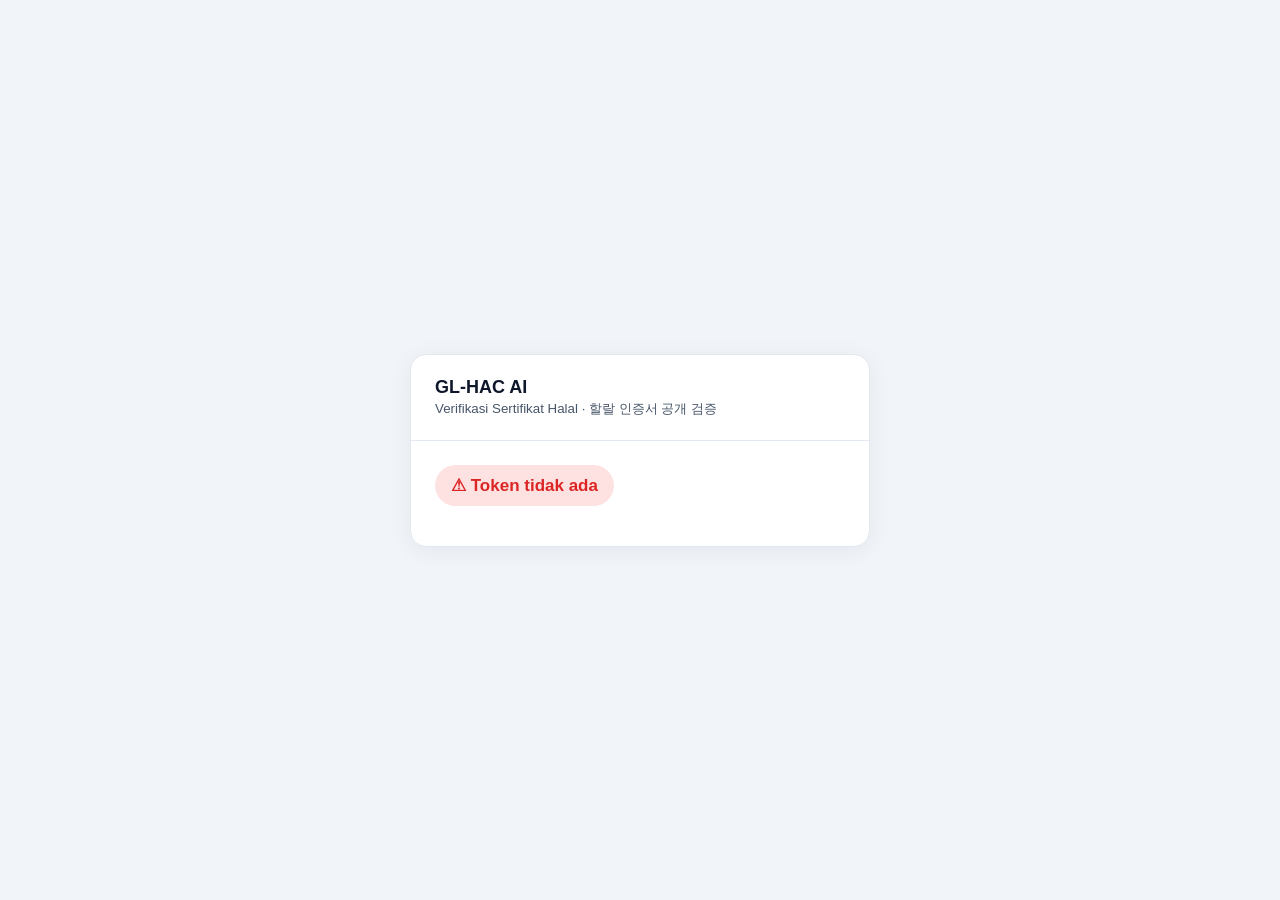
<file: app/static/verify.html>
<!doctype html>
<html lang="id">
<head>
<meta charset="utf-8">
<meta name="viewport" content="width=device-width,initial-scale=1">
<title>Verifikasi Sertifikat Halal · 할랄 인증서 검증 · GL-HAC AI</title>
<style>
  :root{--ok:#16a34a;--bad:#dc2626;--ink:#0f172a;--ink2:#475569;--line:#e2e8f0}
  *{box-sizing:border-box}
  body{margin:0;font-family:"Pretendard",-apple-system,Segoe UI,Roboto,sans-serif;background:#f1f5f9;color:var(--ink);
    display:flex;min-height:100vh;align-items:center;justify-content:center;padding:20px}
  .card{background:#fff;border:1px solid var(--line);border-radius:16px;max-width:460px;width:100%;
    box-shadow:0 4px 24px rgba(0,0,0,.06);overflow:hidden}
  .head{padding:22px 24px;border-bottom:1px solid var(--line)}
  .head b{font-size:18px}.head small{display:block;color:var(--ink2);margin-top:2px}
  .body{padding:24px}
  .badge{display:inline-flex;align-items:center;gap:8px;font-weight:700;font-size:17px;padding:10px 16px;border-radius:999px;margin-bottom:16px}
  .badge.ok{background:#dcfce7;color:var(--ok)}.badge.bad{background:#fee2e2;color:var(--bad)}
  .row{display:flex;justify-content:space-between;padding:9px 0;border-bottom:1px solid var(--line);font-size:14px}
  .row:last-child{border:none}.row .k{color:var(--ink2)}.row .v{font-weight:600;text-align:right}
  .muted{color:var(--ink2);font-size:13px;margin-top:14px;line-height:1.6}
</style>
</head>
<body>
<div class="card">
  <div class="head"><b>GL-HAC AI</b><small>Verifikasi Sertifikat Halal · 할랄 인증서 공개 검증</small></div>
  <div class="body" id="out"><div class="muted">Memuat… · 확인 중…</div></div>
</div>
<script>
function esc(s){return String(s==null?"":s).replace(/[&<>"']/g,c=>({"&":"&amp;","<":"&lt;",">":"&gt;",'"':"&quot;","'":"&#39;"}[c]));}
function row(k,v){return `<div class="row"><span class="k">${k}</span><span class="v">${esc(v||"-")}</span></div>`;}
(async function(){
  const out=document.getElementById("out");
  const token=new URLSearchParams(location.search).get("token")||location.pathname.split("/").pop();
  if(!token||token==="verify.html"){out.innerHTML='<div class="badge bad">⚠ Token tidak ada</div>';return;}
  try{
    const r=await fetch("/verify/"+encodeURIComponent(token));
    if(!r.ok){out.innerHTML='<div class="badge bad">✕ Tidak ditemukan · 조회 실패</div><div class="muted">인증서를 찾을 수 없습니다.</div>';return;}
    const d=await r.json();
    const ok=d.valid;
    out.innerHTML=
      `<div class="badge ${ok?"ok":"bad"}">${ok?"✓ VALID · 유효":"✕ TIDAK VALID · 무효"}</div>`+
      row("No. Sertifikat · 인증번호",d.certificate_no)+
      row("Perusahaan · 기업",d.company_name)+
      row("Status",d.status)+
      row("Terbit · 발급",d.issue_date)+
      row("Berlaku s/d · 만료",d.expiry_date)+
      row(d.scheme==="logistics"?"Jenis · 인증 종류":"Jenis · 인증 종류",
          d.scheme==="logistics"?"Jasa Logistik · 물류 서비스":"Produk · 제품")+
      row(d.scheme==="logistics"?"Cakupan jasa · 물류 범위":"Cakupan · 범위",
          (d.scope||[]).map(function(x){var m={penyimpanan:"보관",pengemasan:"포장",pendistribusian:"유통"};return m[x]||x;}).join(", "))+
      row("No. Ketetapan Halal (BPJPH)",d.halal_no_is_official?d.official_bpjph_no:"Belum ada · 미발급 (menunggu BPJPH)")+
      row("Tanda tangan · 서명",d.signed?("Ya · 예"+(d.signature_valid?" · integritas OK":"")):"Tidak · 아니오")+
      (d.signature_nature?`<div class="muted">${esc(d.signature_nature)}</div>`:"")+
      (d.signature_valid_meaning?`<div class="muted">${esc(d.signature_valid_meaning)}</div>`:"")+
      (d.disclaimer?`<div class="muted"><b>⚠ Disclaimer · 고지</b><br>${esc(d.disclaimer)}</div>`:"")+
      `<div class="muted">Halaman verifikasi publik. Data sensitif tidak ditampilkan. · 공개 검증 페이지 — 민감정보는 표시되지 않습니다.</div>`;
  }catch(e){out.innerHTML='<div class="badge bad">✕ Error</div>';}
})();
</script>
</body>
</html>
</file>
